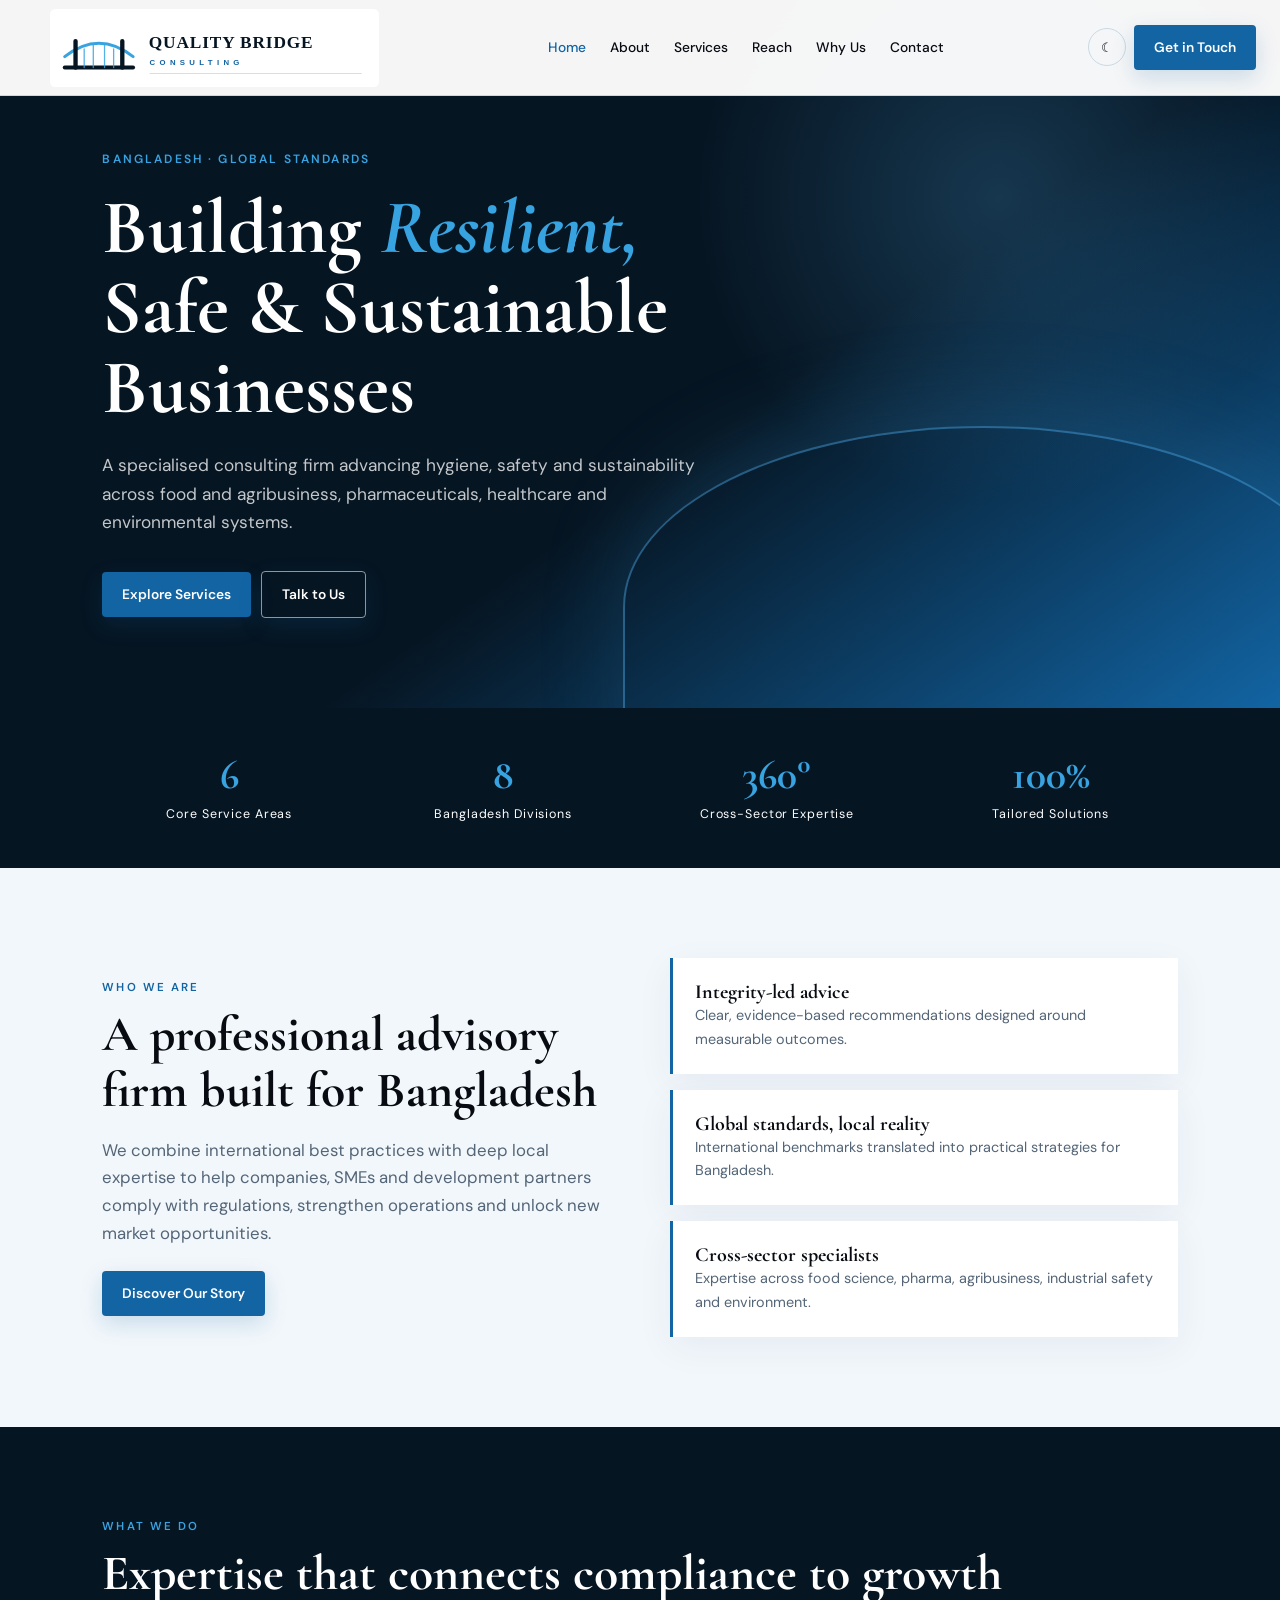
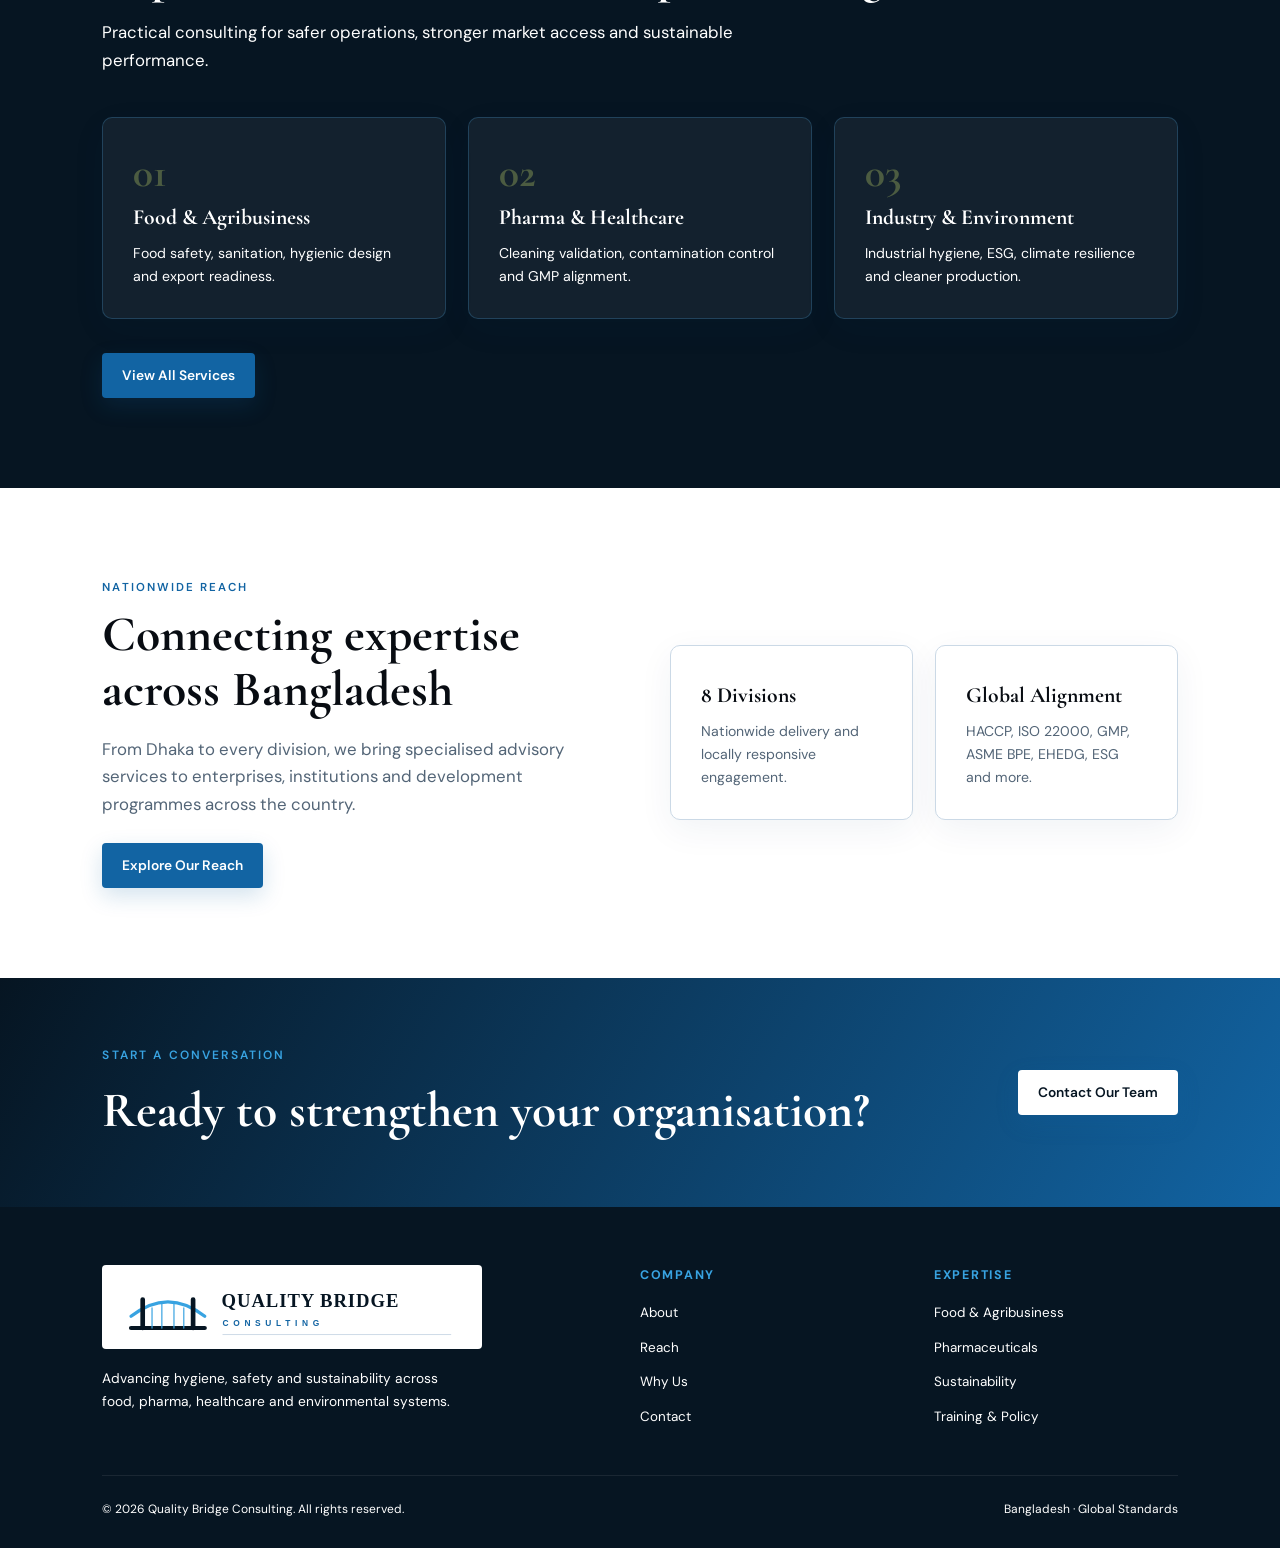
<file: index.html>
<!doctype html><html lang="en"><head><meta charset="utf-8"><meta name="viewport" content="width=device-width,initial-scale=1"><title>Home - Quality Bridge Consulting</title><meta name="description" content="Quality Bridge Consulting advances food safety, industrial hygiene, sustainability and market development across Bangladesh through globally aligned advisory services."><meta name="robots" content="index,follow,max-image-preview:large"><meta name="theme-color" content="#061522"><meta property="og:type" content="website"><meta property="og:site_name" content="Quality Bridge Consulting"><meta property="og:title" content="Home - Quality Bridge Consulting"><meta property="og:description" content="Building resilient, safe and sustainable businesses in Bangladesh and beyond."><meta name="twitter:card" content="summary_large_image"><meta name="twitter:title" content="Home - Quality Bridge Consulting"><meta name="twitter:description" content="Building resilient, safe and sustainable businesses in Bangladesh and beyond."><link rel="canonical" href="https://qualitybridgeconsultancy.com/"><meta property="og:url" content="https://qualitybridgeconsultancy.com/"><meta property="og:image" content="https://qualitybridgeconsultancy.com/assets/social-preview.png"><meta property="og:image:secure_url" content="https://qualitybridgeconsultancy.com/assets/social-preview.png"><meta property="og:image:type" content="image/png"><meta property="og:image:width" content="1736"><meta property="og:image:height" content="905"><meta property="og:image:alt" content="Quality Bridge Consulting — Building Resilient, Safe & Sustainable Businesses"><meta name="twitter:image" content="https://qualitybridgeconsultancy.com/assets/social-preview.png"><meta name="twitter:image:alt" content="Quality Bridge Consulting — Building Resilient, Safe & Sustainable Businesses"><link rel="icon" type="image/png" href="assets/qbc-logo.svg"><link rel="preconnect" href="https://fonts.googleapis.com"><link rel="preconnect" href="https://fonts.gstatic.com" crossorigin><link href="https://fonts.googleapis.com/css2?family=Cormorant+Garamond:wght@600;700&family=DM+Sans:wght@400;500;600&display=swap" rel="stylesheet"><link rel="stylesheet" href="styles.css"><script type="application/ld+json">{"@context":"https://schema.org","@type":"Organization","name":"Quality Bridge Consulting","url":"https://qualitybridgeconsultancy.com/","logo":"https://qualitybridgeconsultancy.com/assets/qbc-logo.svg","description":"A Bangladesh-focused advisory firm advancing hygiene, safety, sustainability and market development.","email":"qualitybridgeconsulting@outlook.com","telephone":"+8801766675183","areaServed":{"@type":"Country","name":"Bangladesh"},"founder":[{"@type":"Person","name":"Sharif Uddin","honorificSuffix":"PhD"},{"@type":"Person","name":"Maksudur Rahman"}],"knowsAbout":["Food safety","Industrial hygiene","Pharmaceutical compliance","Sustainability","Agribusiness","Market development"]}</script></head><body>
<a class="skip-link" href="#main">Skip to content</a><header class="site-header"><nav class="nav" aria-label="Primary navigation"><a class="brand" href="index.html" aria-label="Quality Bridge Consulting home"><span class="brand-mark" aria-hidden="true"></span><span class="brand-name">QUALITY BRIDGE<small>CONSULTING</small></span></a><ul class="nav-links"><li><a aria-current="page" href="index.html">Home</a></li><li><a href="about.html">About</a></li><li><a href="services.html">Services</a></li><li><a href="reach.html">Reach</a></li><li><a href="why-us.html">Why Us</a></li><li><a href="contact.html">Contact</a></li></ul><div class="nav-actions"><button class="theme-toggle" data-theme-toggle aria-label="Use dark theme">☾</button><button class="menu-toggle" data-menu-toggle aria-label="Open navigation" aria-expanded="false">☰</button><a class="nav-cta" href="contact.html">Get in Touch</a></div></nav></header>
<main id="main"><section class="hero"><div class="hero-inner"><div class="eyebrow">Bangladesh · Global Standards</div><h1>Building <em>Resilient,</em><br>Safe &amp; Sustainable Businesses</h1><p>A specialised consulting firm advancing hygiene, safety and sustainability across food and agribusiness, pharmaceuticals, healthcare and environmental systems.</p><a class="button" href="services.html">Explore Services</a><a class="button secondary" href="contact.html">Talk to Us</a></div></section>
<section class="stats"><div class="stats-grid"><div class="stat"><strong>6</strong><span>Core Service Areas</span></div><div class="stat"><strong>8</strong><span>Bangladesh Divisions</span></div><div class="stat"><strong>360°</strong><span>Cross-Sector Expertise</span></div><div class="stat"><strong>100%</strong><span>Tailored Solutions</span></div></div></section>
<section class="section alt"><div class="wrap grid-2"><div><span class="section-tag">Who We Are</span><h2>A professional advisory firm built for Bangladesh</h2><p class="lead">We combine international best practices with deep local expertise to help companies, SMEs and development partners comply with regulations, strengthen operations and unlock new market opportunities.</p><p style="margin-top:24px"><a class="button" href="about.html">Discover Our Story</a></p></div><div class="feature-list"><article class="feature"><h3>Integrity-led advice</h3><p>Clear, evidence-based recommendations designed around measurable outcomes.</p></article><article class="feature"><h3>Global standards, local reality</h3><p>International benchmarks translated into practical strategies for Bangladesh.</p></article><article class="feature"><h3>Cross-sector specialists</h3><p>Expertise across food science, pharma, agribusiness, industrial safety and environment.</p></article></div></div></section>
<section class="section dark"><div class="wrap"><span class="section-tag">What We Do</span><h2>Expertise that connects compliance to growth</h2><p class="lead">Practical consulting for safer operations, stronger market access and sustainable performance.</p><div class="cards"><article class="card"><div class="number">01</div><h3>Food &amp; Agribusiness</h3><p>Food safety, sanitation, hygienic design and export readiness.</p></article><article class="card"><div class="number">02</div><h3>Pharma &amp; Healthcare</h3><p>Cleaning validation, contamination control and GMP alignment.</p></article><article class="card"><div class="number">03</div><h3>Industry &amp; Environment</h3><p>Industrial hygiene, ESG, climate resilience and cleaner production.</p></article></div><p style="margin-top:34px"><a class="button" href="services.html">View All Services</a></p></div></section>
<section class="section"><div class="wrap grid-2"><div><span class="section-tag">Nationwide Reach</span><h2>Connecting expertise across Bangladesh</h2><p class="lead">From Dhaka to every division, we bring specialised advisory services to enterprises, institutions and development programmes across the country.</p><p style="margin-top:24px"><a class="button" href="reach.html">Explore Our Reach</a></p></div><div class="cards" style="grid-template-columns:1fr 1fr;margin:0"><div class="card"><h3>8 Divisions</h3><p>Nationwide delivery and locally responsive engagement.</p></div><div class="card"><h3>Global Alignment</h3><p>HACCP, ISO 22000, GMP, ASME BPE, EHEDG, ESG and more.</p></div></div></div></section>
<section class="cta-band"><div class="cta-inner"><div><div class="eyebrow">Start a Conversation</div><h2>Ready to strengthen your organisation?</h2></div><a class="button" href="contact.html">Contact Our Team</a></div></section></main>
<footer class="site-footer"><div class="footer-grid"><div><a class="brand" href="index.html"><span class="brand-mark"></span><span class="brand-name" style="color:#fff">QUALITY BRIDGE<small>CONSULTING</small></span></a><p class="footer-about">Advancing hygiene, safety and sustainability across food, pharma, healthcare and environmental systems.</p></div><div><h3>Company</h3><ul><li><a href="about.html">About</a></li><li><a href="reach.html">Reach</a></li><li><a href="why-us.html">Why Us</a></li><li><a href="contact.html">Contact</a></li></ul></div><div><h3>Expertise</h3><ul><li><a href="services.html">Food &amp; Agribusiness</a></li><li><a href="services.html">Pharmaceuticals</a></li><li><a href="services.html">Sustainability</a></li><li><a href="services.html">Training &amp; Policy</a></li></ul></div></div><div class="footer-bottom"><span>© 2026 Quality Bridge Consulting. All rights reserved.</span><span>Bangladesh · Global Standards</span></div></footer><script src="script.js" defer></script></body></html>
</file>
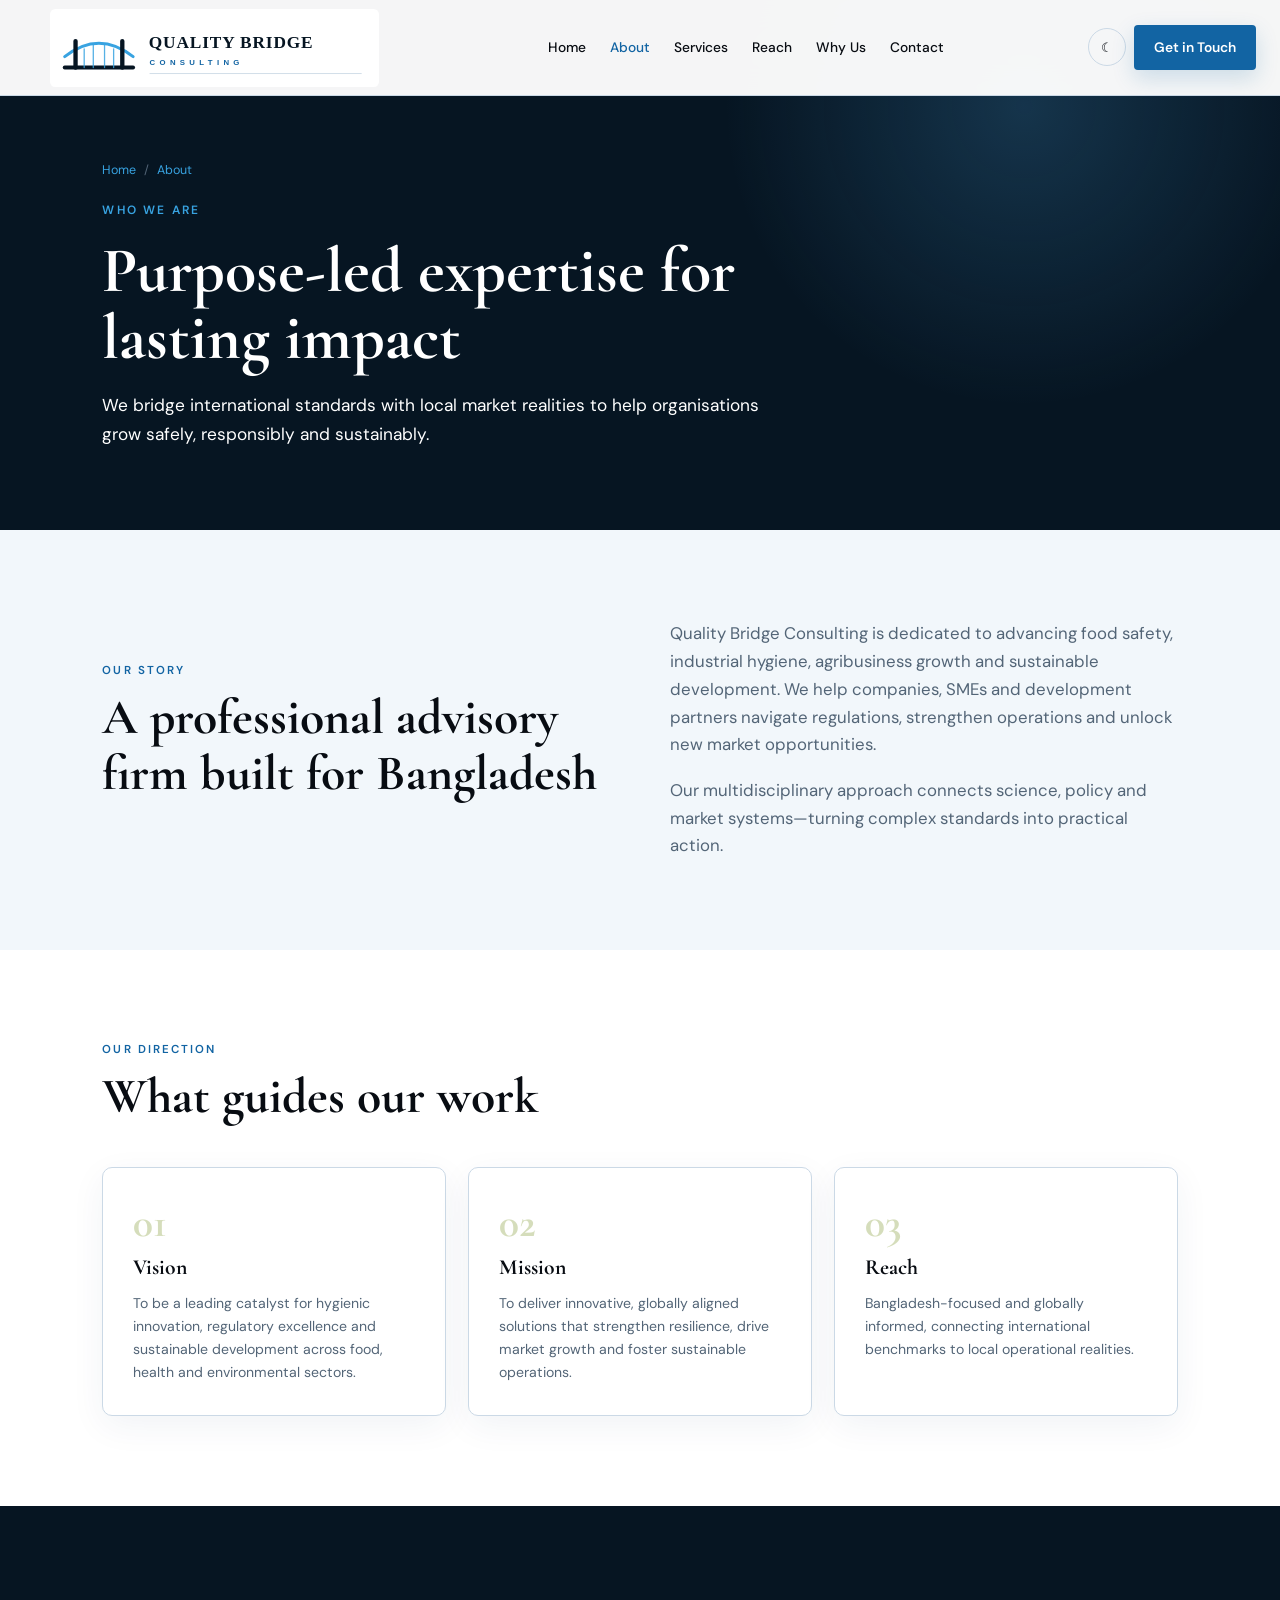
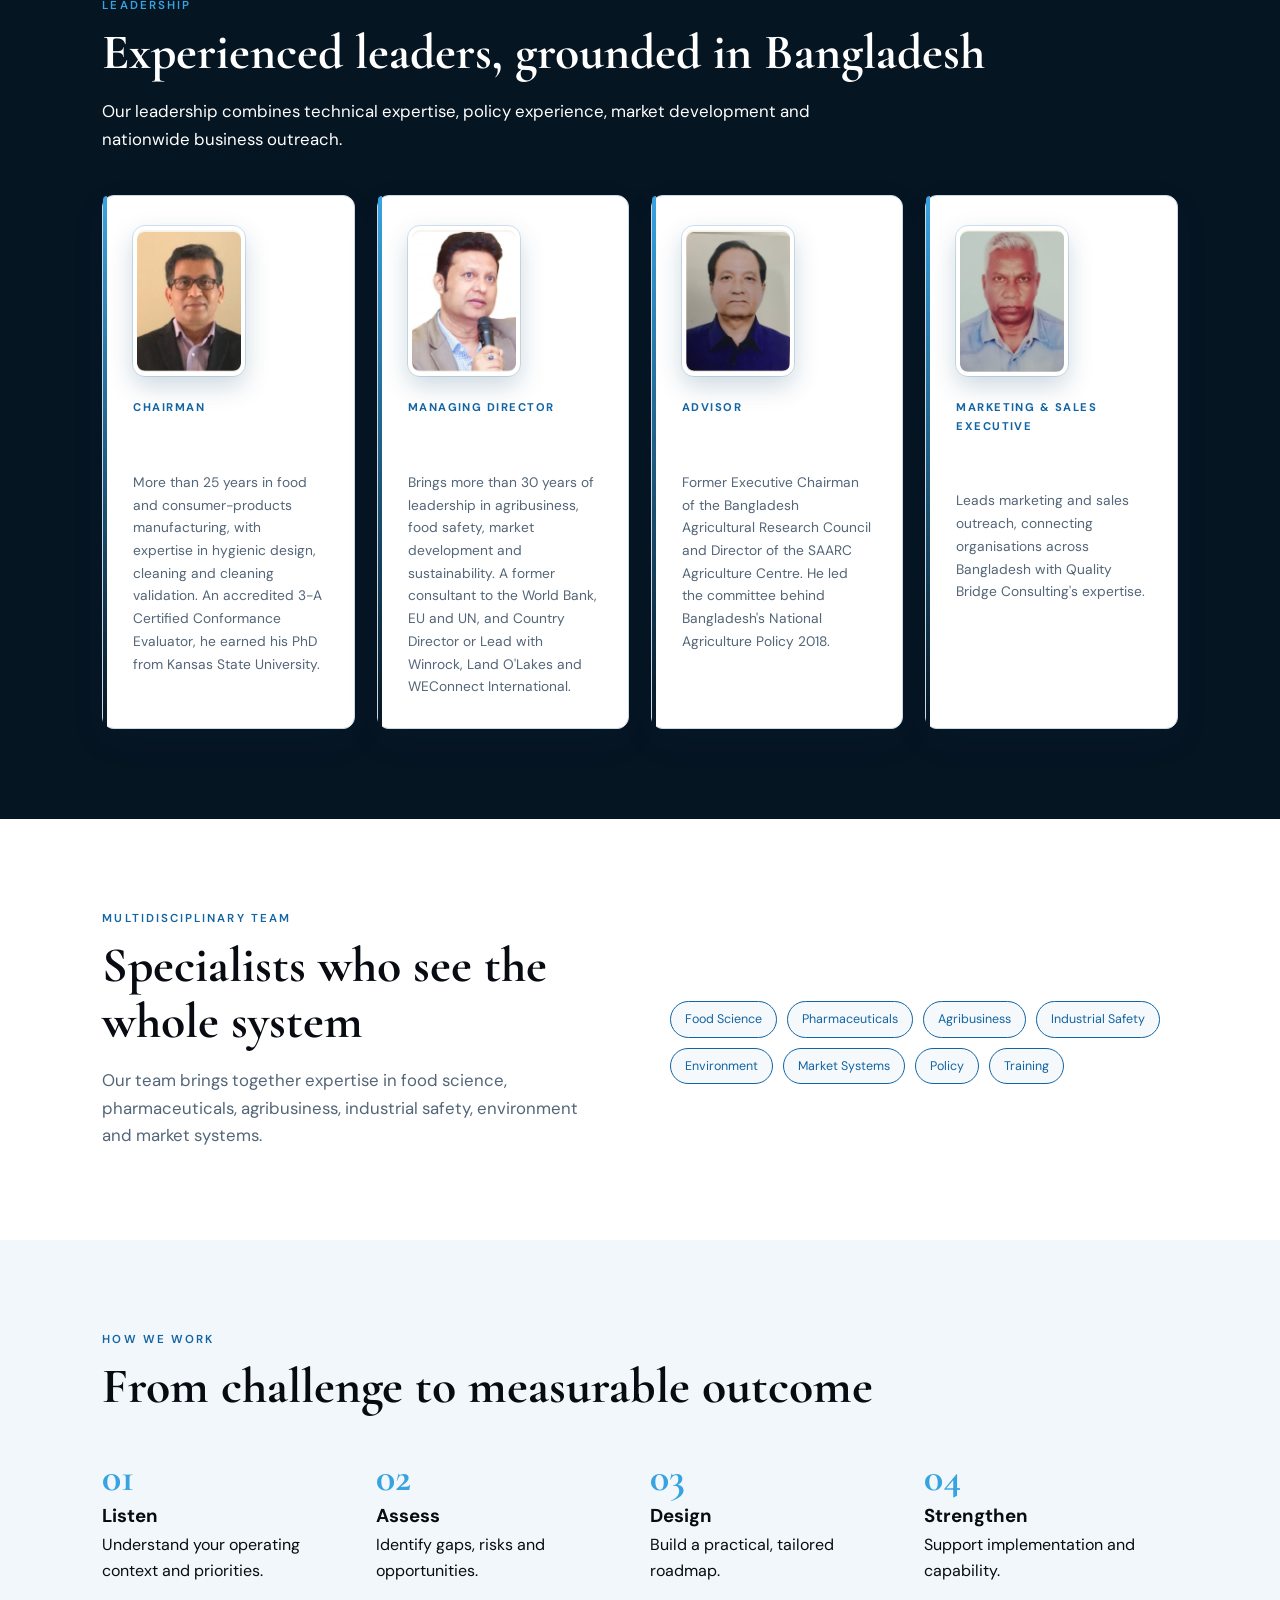
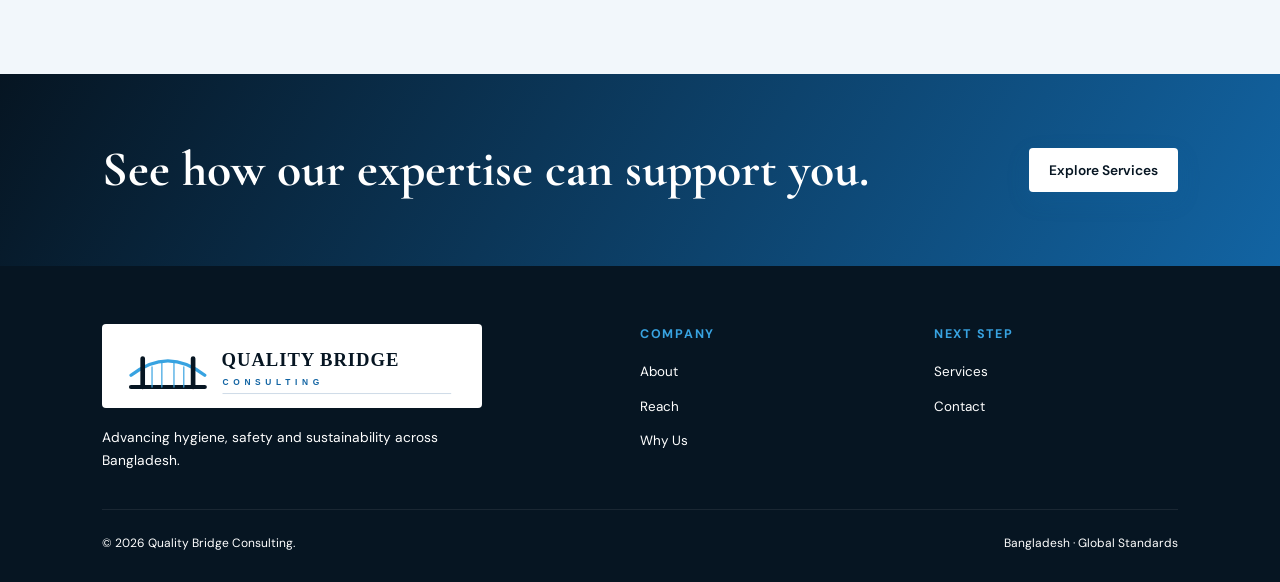
<file: about.html>
<!doctype html><html lang="en"><head><meta charset="utf-8"><meta name="viewport" content="width=device-width,initial-scale=1"><title>About - Quality Bridge Consulting</title><meta name="description" content="Learn about Quality Bridge Consulting, our mission, vision and multidisciplinary team supporting safer, stronger and more sustainable organisations in Bangladesh."><meta name="robots" content="index,follow,max-image-preview:large"><meta name="theme-color" content="#061522"><meta property="og:type" content="website"><meta property="og:site_name" content="Quality Bridge Consulting"><meta property="og:title" content="About - Quality Bridge Consulting"><meta property="og:description" content="Global best practices and deep local expertise for Bangladesh."><meta name="twitter:card" content="summary_large_image"><meta name="twitter:title" content="About - Quality Bridge Consulting"><meta name="twitter:description" content="Global best practices and deep local expertise for Bangladesh."><link rel="canonical" href="https://qualitybridgeconsultancy.com/about.html"><meta property="og:url" content="https://qualitybridgeconsultancy.com/about.html"><meta property="og:image" content="https://qualitybridgeconsultancy.com/assets/social-preview.png"><meta property="og:image:secure_url" content="https://qualitybridgeconsultancy.com/assets/social-preview.png"><meta property="og:image:type" content="image/png"><meta property="og:image:width" content="1736"><meta property="og:image:height" content="905"><meta property="og:image:alt" content="Quality Bridge Consulting — Building Resilient, Safe & Sustainable Businesses"><meta name="twitter:image" content="https://qualitybridgeconsultancy.com/assets/social-preview.png"><meta name="twitter:image:alt" content="Quality Bridge Consulting — Building Resilient, Safe & Sustainable Businesses"><link rel="icon" type="image/png" href="assets/qbc-logo.svg"><link rel="preconnect" href="https://fonts.googleapis.com"><link rel="preconnect" href="https://fonts.gstatic.com" crossorigin><link href="https://fonts.googleapis.com/css2?family=Cormorant+Garamond:wght@600;700&family=DM+Sans:wght@400;500;600&display=swap" rel="stylesheet"><link rel="stylesheet" href="styles.css"><script type="application/ld+json">{"@context":"https://schema.org","@type":"AboutPage","name":"About Quality Bridge Consulting","about":{"@type":"Organization","name":"Quality Bridge Consulting","areaServed":"Bangladesh"}}</script></head><body>
<a class="skip-link" href="#main">Skip to content</a><header class="site-header"><nav class="nav" aria-label="Primary navigation"><a class="brand" href="index.html"><span class="brand-mark"></span><span class="brand-name">QUALITY BRIDGE<small>CONSULTING</small></span></a><ul class="nav-links"><li><a href="index.html">Home</a></li><li><a aria-current="page" href="about.html">About</a></li><li><a href="services.html">Services</a></li><li><a href="reach.html">Reach</a></li><li><a href="why-us.html">Why Us</a></li><li><a href="contact.html">Contact</a></li></ul><div class="nav-actions"><button class="theme-toggle" data-theme-toggle aria-label="Use dark theme">☾</button><button class="menu-toggle" data-menu-toggle aria-label="Open navigation" aria-expanded="false">☰</button><a class="nav-cta" href="contact.html">Get in Touch</a></div></nav></header>
<main id="main"><section class="page-hero"><div class="wrap"><div class="breadcrumbs"><a href="index.html">Home</a><span>/</span>About</div><div class="eyebrow">Who We Are</div><h1>Purpose-led expertise for lasting impact</h1><p>We bridge international standards with local market realities to help organisations grow safely, responsibly and sustainably.</p></div></section>
<section class="section alt"><div class="wrap grid-2"><div><span class="section-tag">Our Story</span><h2>A professional advisory firm built for Bangladesh</h2></div><div><p class="lead">Quality Bridge Consulting is dedicated to advancing food safety, industrial hygiene, agribusiness growth and sustainable development. We help companies, SMEs and development partners navigate regulations, strengthen operations and unlock new market opportunities.</p><p class="lead" style="margin-top:18px">Our multidisciplinary approach connects science, policy and market systems—turning complex standards into practical action.</p></div></div></section>
<section class="section"><div class="wrap"><span class="section-tag">Our Direction</span><h2>What guides our work</h2><div class="cards"><article class="card"><div class="number">01</div><h3>Vision</h3><p>To be a leading catalyst for hygienic innovation, regulatory excellence and sustainable development across food, health and environmental sectors.</p></article><article class="card"><div class="number">02</div><h3>Mission</h3><p>To deliver innovative, globally aligned solutions that strengthen resilience, drive market growth and foster sustainable operations.</p></article><article class="card"><div class="number">03</div><h3>Reach</h3><p>Bangladesh-focused and globally informed, connecting international benchmarks to local operational realities.</p></article></div></div></section>
<section class="section dark"><div class="wrap"><span class="section-tag">Leadership</span><h2>Experienced leaders, grounded in Bangladesh</h2><p class="lead">Our leadership combines technical expertise, policy experience, market development and nationwide business outreach.</p><div class="leadership-grid"><article class="leader-card"><img class="leader-photo" src="assets/leadership/sharif-uddin.png" alt="Sharif Uddin, PhD, Chairman of Quality Bridge Consulting" width="112" height="150" loading="lazy"><span class="leader-role">Chairman</span><h3>Sharif Uddin, PhD</h3><p>More than 25 years in food and consumer-products manufacturing, with expertise in hygienic design, cleaning and cleaning validation. An accredited 3-A Certified Conformance Evaluator, he earned his PhD from Kansas State University.</p></article><article class="leader-card"><img class="leader-photo" src="assets/leadership/maksudur-rahman.png" alt="Maksudur Rahman, Managing Director of Quality Bridge Consulting" width="112" height="150" loading="lazy"><span class="leader-role">Managing Director</span><h3>Maksudur Rahman</h3><p>Brings more than 30 years of leadership in agribusiness, food safety, market development and sustainability. A former consultant to the World Bank, EU and UN, and Country Director or Lead with Winrock, Land O'Lakes and WEConnect International.</p></article><article class="leader-card"><img class="leader-photo" src="assets/leadership/wais-kabir.png" alt="Wais Kabir, PhD, Advisor to Quality Bridge Consulting" width="112" height="150" loading="lazy"><span class="leader-role">Advisor</span><h3>Wais Kabir, PhD</h3><p>Former Executive Chairman of the Bangladesh Agricultural Research Council and Director of the SAARC Agriculture Centre. He led the committee behind Bangladesh's National Agriculture Policy 2018.</p></article><article class="leader-card"><img class="leader-photo" src="assets/leadership/gabriel-das-gupta.png" alt="Gabriel Das Gupta, Marketing and Sales Executive at Quality Bridge Consulting" width="112" height="150" loading="lazy"><span class="leader-role">Marketing &amp; Sales Executive</span><h3>Gabriel Das Gupta</h3><p>Leads marketing and sales outreach, connecting organisations across Bangladesh with Quality Bridge Consulting's expertise.</p></article></div></div></section>
<section class="section"><div class="wrap grid-2"><div><span class="section-tag">Multidisciplinary Team</span><h2>Specialists who see the whole system</h2><p class="lead">Our team brings together expertise in food science, pharmaceuticals, agribusiness, industrial safety, environment and market systems.</p></div><div class="badge-list"><span class="badge">Food Science</span><span class="badge">Pharmaceuticals</span><span class="badge">Agribusiness</span><span class="badge">Industrial Safety</span><span class="badge">Environment</span><span class="badge">Market Systems</span><span class="badge">Policy</span><span class="badge">Training</span></div></div></section>
<section class="section alt"><div class="wrap"><span class="section-tag">How We Work</span><h2>From challenge to measurable outcome</h2><div class="process"><article><h3>Listen</h3><p>Understand your operating context and priorities.</p></article><article><h3>Assess</h3><p>Identify gaps, risks and opportunities.</p></article><article><h3>Design</h3><p>Build a practical, tailored roadmap.</p></article><article><h3>Strengthen</h3><p>Support implementation and capability.</p></article></div></div></section><section class="cta-band"><div class="cta-inner"><h2>See how our expertise can support you.</h2><a class="button" href="services.html">Explore Services</a></div></section></main>
<footer class="site-footer"><div class="footer-grid"><div><a class="brand" href="index.html"><span class="brand-mark"></span><span class="brand-name" style="color:#fff">QUALITY BRIDGE<small>CONSULTING</small></span></a><p class="footer-about">Advancing hygiene, safety and sustainability across Bangladesh.</p></div><div><h3>Company</h3><ul><li><a href="about.html">About</a></li><li><a href="reach.html">Reach</a></li><li><a href="why-us.html">Why Us</a></li></ul></div><div><h3>Next Step</h3><ul><li><a href="services.html">Services</a></li><li><a href="contact.html">Contact</a></li></ul></div></div><div class="footer-bottom"><span>© 2026 Quality Bridge Consulting.</span><span>Bangladesh · Global Standards</span></div></footer><script src="script.js" defer></script></body></html>
</file>
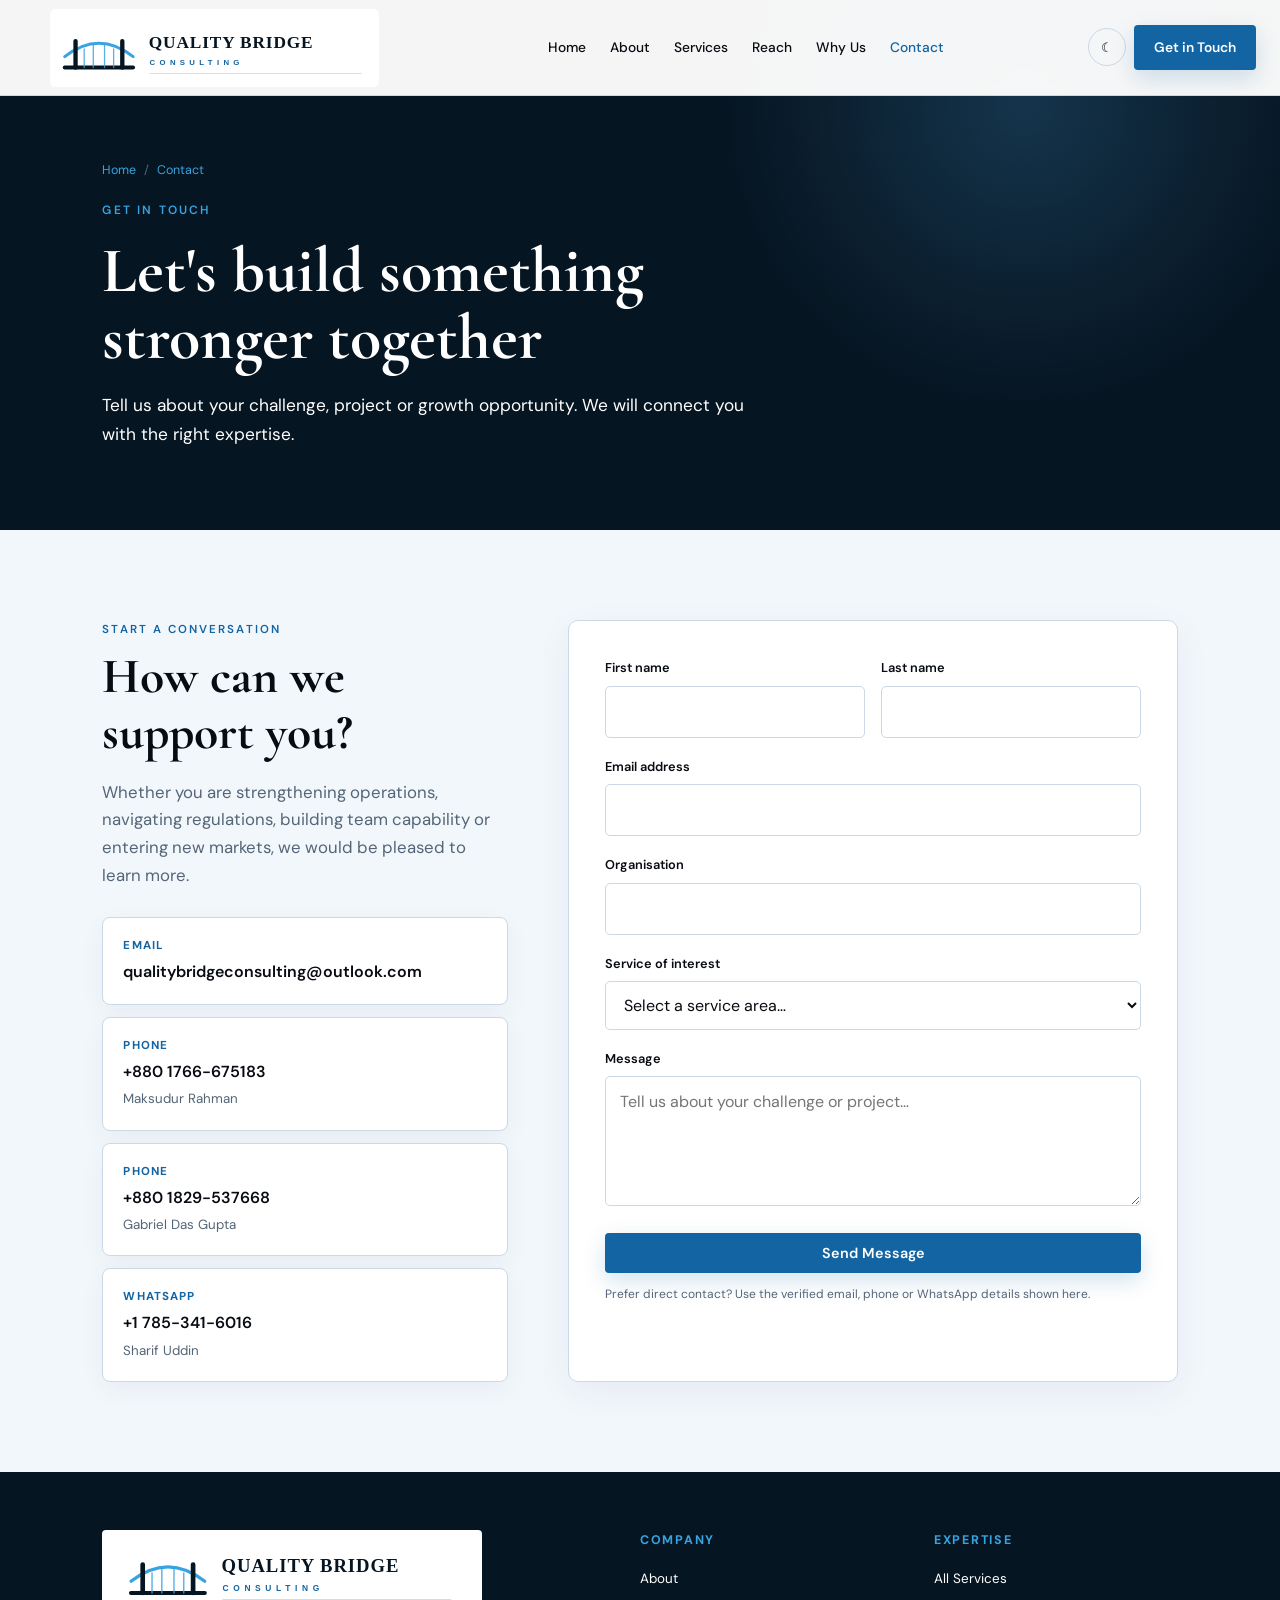
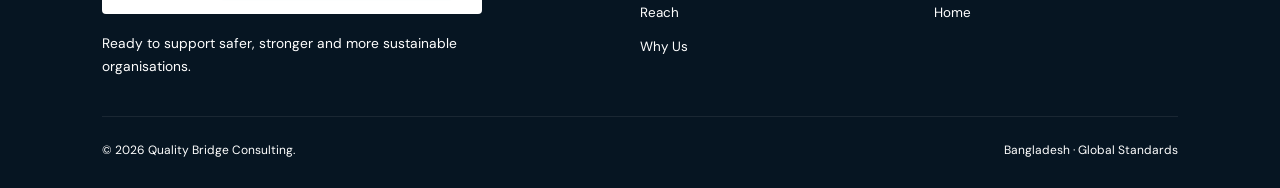
<file: contact.html>
<!doctype html><html lang="en"><head><meta charset="utf-8"><meta name="viewport" content="width=device-width,initial-scale=1"><title>Contact - Quality Bridge Consulting</title><meta name="description" content="Contact Quality Bridge Consulting to discuss food safety, industrial hygiene, sustainability, market development, training or regulatory advisory needs."><meta name="robots" content="index,follow,max-image-preview:large"><meta name="theme-color" content="#061522"><meta property="og:type" content="website"><meta property="og:site_name" content="Quality Bridge Consulting"><meta property="og:title" content="Contact - Quality Bridge Consulting"><meta property="og:description" content="Start a conversation about your organisation's next challenge."><meta name="twitter:card" content="summary_large_image"><meta name="twitter:title" content="Contact - Quality Bridge Consulting"><meta name="twitter:description" content="Start a conversation about your organisation's next challenge."><link rel="canonical" href="https://qualitybridgeconsultancy.com/contact.html"><meta property="og:url" content="https://qualitybridgeconsultancy.com/contact.html"><meta property="og:image" content="https://qualitybridgeconsultancy.com/assets/social-preview.png"><meta property="og:image:secure_url" content="https://qualitybridgeconsultancy.com/assets/social-preview.png"><meta property="og:image:type" content="image/png"><meta property="og:image:width" content="1736"><meta property="og:image:height" content="905"><meta property="og:image:alt" content="Quality Bridge Consulting — Building Resilient, Safe & Sustainable Businesses"><meta name="twitter:image" content="https://qualitybridgeconsultancy.com/assets/social-preview.png"><meta name="twitter:image:alt" content="Quality Bridge Consulting — Building Resilient, Safe & Sustainable Businesses"><link rel="icon" type="image/png" href="assets/qbc-logo.svg"><link rel="preconnect" href="https://fonts.googleapis.com"><link rel="preconnect" href="https://fonts.gstatic.com" crossorigin><link href="https://fonts.googleapis.com/css2?family=Cormorant+Garamond:wght@600;700&family=DM+Sans:wght@400;500;600&display=swap" rel="stylesheet"><link rel="stylesheet" href="styles.css"><script type="application/ld+json">{"@context":"https://schema.org","@type":"ContactPage","name":"Contact Quality Bridge Consulting","about":{"@type":"Organization","name":"Quality Bridge Consulting","url":"https://qualitybridgeconsultancy.com/","email":"qualitybridgeconsulting@outlook.com","telephone":"+8801766675183","areaServed":"Bangladesh"}}</script></head><body>
<a class="skip-link" href="#main">Skip to content</a><header class="site-header"><nav class="nav"><a class="brand" href="index.html"><span class="brand-mark"></span><span class="brand-name">QUALITY BRIDGE<small>CONSULTING</small></span></a><ul class="nav-links"><li><a href="index.html">Home</a></li><li><a href="about.html">About</a></li><li><a href="services.html">Services</a></li><li><a href="reach.html">Reach</a></li><li><a href="why-us.html">Why Us</a></li><li><a aria-current="page" href="contact.html">Contact</a></li></ul><div class="nav-actions"><button class="theme-toggle" data-theme-toggle aria-label="Use dark theme">☾</button><button class="menu-toggle" data-menu-toggle aria-label="Open navigation" aria-expanded="false">☰</button><a class="nav-cta" href="contact.html">Get in Touch</a></div></nav></header>
<main id="main"><section class="page-hero"><div class="wrap"><div class="breadcrumbs"><a href="index.html">Home</a><span>/</span>Contact</div><div class="eyebrow">Get in Touch</div><h1>Let's build something stronger together</h1><p>Tell us about your challenge, project or growth opportunity. We will connect you with the right expertise.</p></div></section>
<section class="section alt"><div class="wrap contact-grid"><div><span class="section-tag">Start a Conversation</span><h2>How can we support you?</h2><p class="lead">Whether you are strengthening operations, navigating regulations, building team capability or entering new markets, we would be pleased to learn more.</p><div class="contact-methods"><a class="contact-method" href="mailto:qualitybridgeconsulting@outlook.com"><strong>Email</strong><span>qualitybridgeconsulting@outlook.com</span></a><a class="contact-method" href="tel:+8801766675183"><strong>Phone</strong><span>+880 1766-675183</span><small>Maksudur Rahman</small></a><a class="contact-method" href="tel:+8801829537668"><strong>Phone</strong><span>+880 1829-537668</span><small>Gabriel Das Gupta</small></a><a class="contact-method" href="https://wa.me/17853416016" rel="noopener"><strong>WhatsApp</strong><span>+1 785-341-6016</span><small>Sharif Uddin</small></a></div></div><form class="contact-card" data-contact-form><div class="form-row"><div class="field"><label for="first-name">First name</label><input id="first-name" name="firstName" autocomplete="given-name" required></div><div class="field"><label for="last-name">Last name</label><input id="last-name" name="lastName" autocomplete="family-name" required></div></div><div class="field"><label for="email">Email address</label><input id="email" name="email" type="email" autocomplete="email" required></div><div class="field"><label for="organisation">Organisation</label><input id="organisation" name="organisation" autocomplete="organization"></div><div class="field"><label for="service">Service of interest</label><select id="service" name="service"><option value="">Select a service area…</option><option>Food &amp; Agribusiness Consulting</option><option>Pharmaceutical &amp; Healthcare Solutions</option><option>Chemical &amp; Industrial Hygiene</option><option>Environment &amp; Sustainability</option><option>Business &amp; Market Development</option><option>Policy, Training &amp; Capacity Building</option><option>Multiple / Not sure</option></select></div><div class="field"><label for="message">Message</label><textarea id="message" name="message" placeholder="Tell us about your challenge or project…" required></textarea></div><button class="button submit" type="submit">Send Message</button><p class="form-note" data-form-status aria-live="polite">Prefer direct contact? Use the verified email, phone or WhatsApp details shown here.</p></form></div></section></main>
<footer class="site-footer"><div class="footer-grid"><div><a class="brand" href="index.html"><span class="brand-mark"></span><span class="brand-name" style="color:#fff">QUALITY BRIDGE<small>CONSULTING</small></span></a><p class="footer-about">Ready to support safer, stronger and more sustainable organisations.</p></div><div><h3>Company</h3><ul><li><a href="about.html">About</a></li><li><a href="reach.html">Reach</a></li><li><a href="why-us.html">Why Us</a></li></ul></div><div><h3>Expertise</h3><ul><li><a href="services.html">All Services</a></li><li><a href="index.html">Home</a></li></ul></div></div><div class="footer-bottom"><span>© 2026 Quality Bridge Consulting.</span><span>Bangladesh · Global Standards</span></div></footer><script src="script.js" defer></script></body></html>
</file>
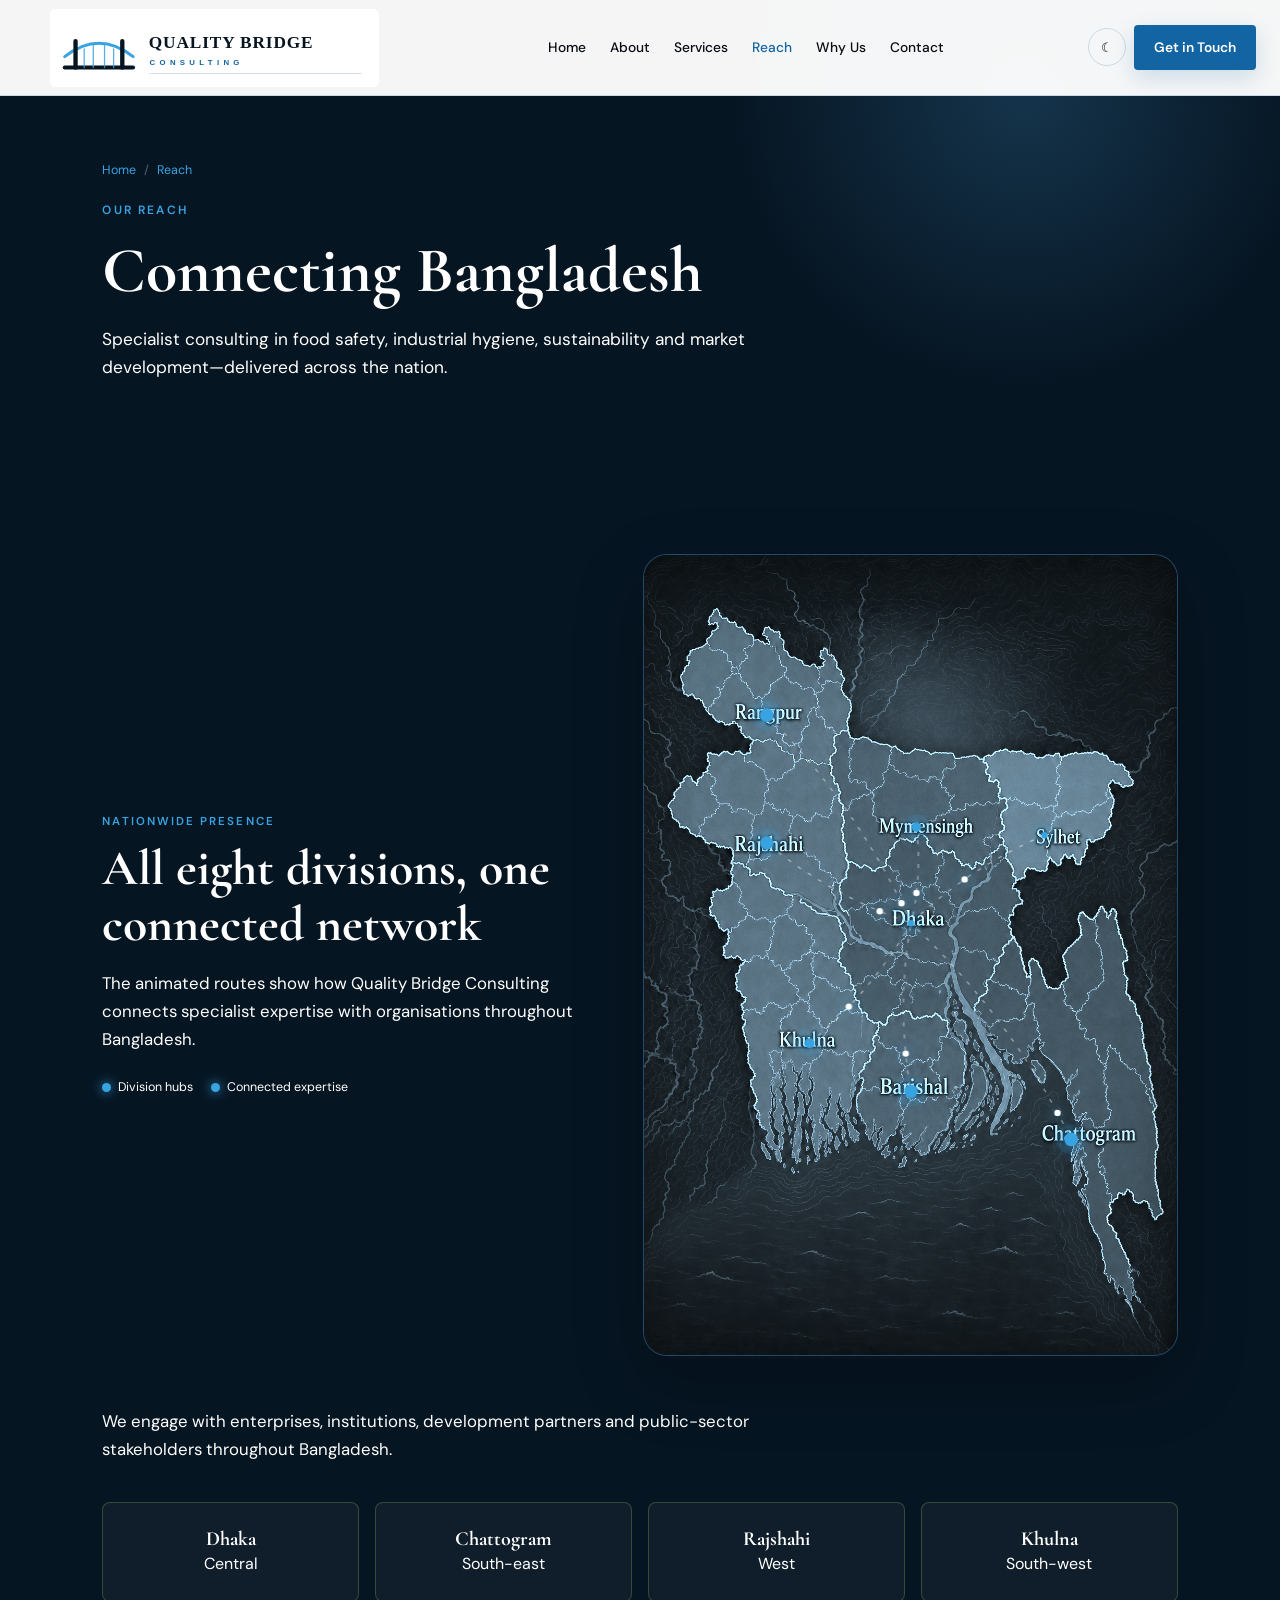
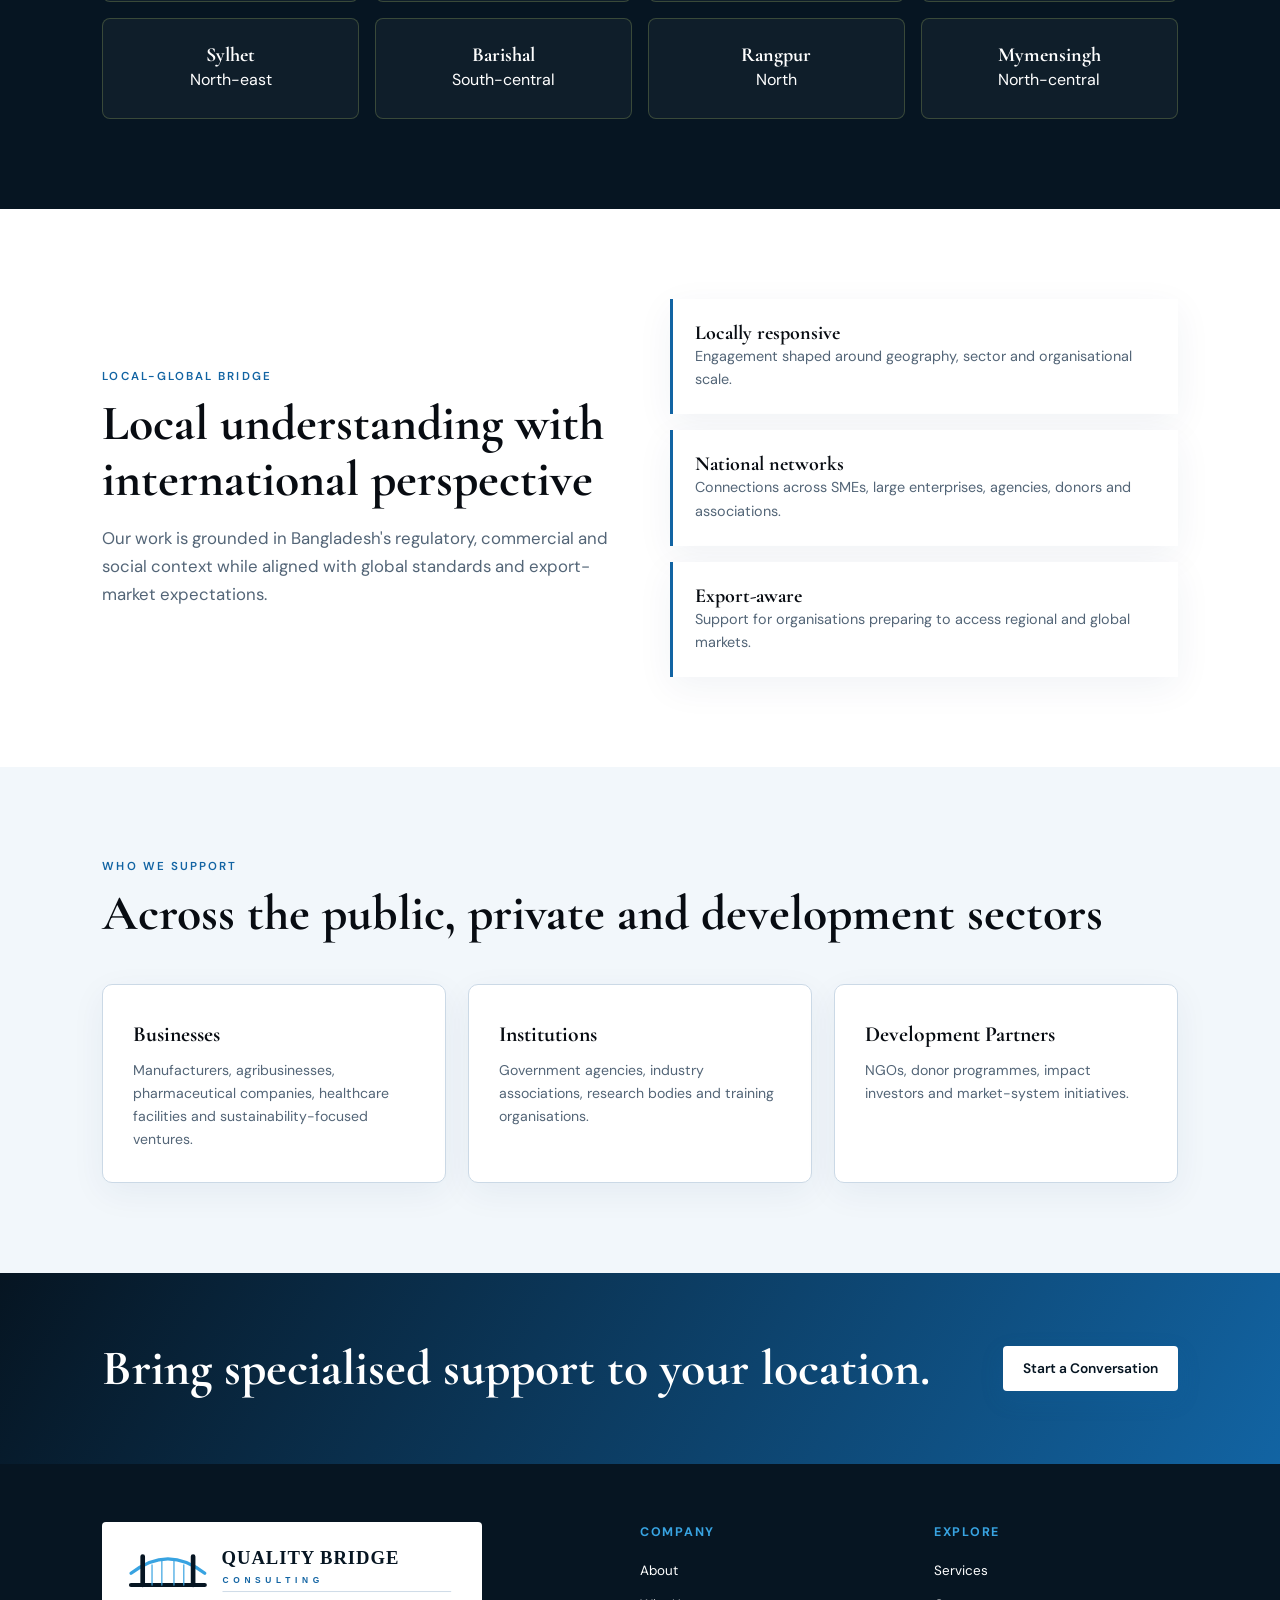
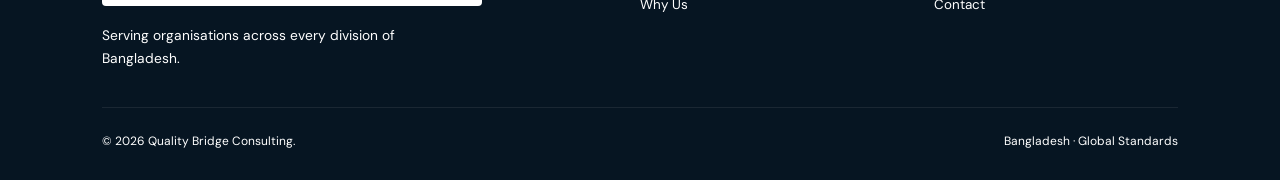
<file: reach.html>
<!doctype html><html lang="en"><head><meta charset="utf-8"><meta name="viewport" content="width=device-width,initial-scale=1"><title>Reach - Quality Bridge Consulting</title><meta name="description" content="Quality Bridge Consulting serves organisations across all eight divisions of Bangladesh with locally responsive, globally aligned advisory services."><meta name="robots" content="index,follow,max-image-preview:large"><meta name="theme-color" content="#061522"><meta property="og:type" content="website"><meta property="og:site_name" content="Quality Bridge Consulting"><meta property="og:title" content="Reach - Quality Bridge Consulting"><meta property="og:description" content="Nationwide consulting reach across all eight divisions of Bangladesh."><meta name="twitter:card" content="summary_large_image"><meta name="twitter:title" content="Reach - Quality Bridge Consulting"><meta name="twitter:description" content="Nationwide consulting reach across all eight divisions of Bangladesh."><link rel="canonical" href="https://qualitybridgeconsultancy.com/reach.html"><meta property="og:url" content="https://qualitybridgeconsultancy.com/reach.html"><meta property="og:image" content="https://qualitybridgeconsultancy.com/assets/social-preview.png"><meta property="og:image:secure_url" content="https://qualitybridgeconsultancy.com/assets/social-preview.png"><meta property="og:image:type" content="image/png"><meta property="og:image:width" content="1736"><meta property="og:image:height" content="905"><meta property="og:image:alt" content="Quality Bridge Consulting — Building Resilient, Safe & Sustainable Businesses"><meta name="twitter:image" content="https://qualitybridgeconsultancy.com/assets/social-preview.png"><meta name="twitter:image:alt" content="Quality Bridge Consulting — Building Resilient, Safe & Sustainable Businesses"><link rel="icon" type="image/png" href="assets/qbc-logo.svg"><link rel="preconnect" href="https://fonts.googleapis.com"><link rel="preconnect" href="https://fonts.gstatic.com" crossorigin><link href="https://fonts.googleapis.com/css2?family=Cormorant+Garamond:wght@600;700&family=DM+Sans:wght@400;500;600&display=swap" rel="stylesheet"><link rel="stylesheet" href="styles.css"><script type="application/ld+json">{"@context":"https://schema.org","@type":"Service","name":"Nationwide consulting services","provider":{"@type":"Organization","name":"Quality Bridge Consulting"},"areaServed":{"@type":"Country","name":"Bangladesh"}}</script></head><body>
<a class="skip-link" href="#main">Skip to content</a><header class="site-header"><nav class="nav"><a class="brand" href="index.html"><span class="brand-mark"></span><span class="brand-name">QUALITY BRIDGE<small>CONSULTING</small></span></a><ul class="nav-links"><li><a href="index.html">Home</a></li><li><a href="about.html">About</a></li><li><a href="services.html">Services</a></li><li><a aria-current="page" href="reach.html">Reach</a></li><li><a href="why-us.html">Why Us</a></li><li><a href="contact.html">Contact</a></li></ul><div class="nav-actions"><button class="theme-toggle" data-theme-toggle aria-label="Use dark theme">☾</button><button class="menu-toggle" data-menu-toggle aria-label="Open navigation" aria-expanded="false">☰</button><a class="nav-cta" href="contact.html">Get in Touch</a></div></nav></header>
<main id="main"><section class="page-hero"><div class="wrap"><div class="breadcrumbs"><a href="index.html">Home</a><span>/</span>Reach</div><div class="eyebrow">Our Reach</div><h1>Connecting Bangladesh</h1><p>Specialist consulting in food safety, industrial hygiene, sustainability and market development—delivered across the nation.</p></div></section>
<section class="section dark"><div class="wrap"><div class="reach-visual"><div><span class="section-tag">Nationwide Presence</span><h2>All eight divisions, one connected network</h2><p class="lead">The animated routes show how Quality Bridge Consulting connects specialist expertise with organisations throughout Bangladesh.</p><div class="map-key"><span><i></i>Division hubs</span><span><i></i>Connected expertise</span></div></div><figure class="map-stage"><img class="map-art" src="assets/bangladesh-divisions-map.png" alt="Map of Bangladesh labelled with Barishal, Chattogram, Dhaka, Khulna, Mymensingh, Rajshahi, Rangpur and Sylhet divisions"><canvas id="bdMapCanvas" aria-hidden="true"></canvas></figure></div><p class="lead" style="margin-top:52px">We engage with enterprises, institutions, development partners and public-sector stakeholders throughout Bangladesh.</p><div class="division-grid"><div class="division"><strong>Dhaka</strong><span>Central</span></div><div class="division"><strong>Chattogram</strong><span>South-east</span></div><div class="division"><strong>Rajshahi</strong><span>West</span></div><div class="division"><strong>Khulna</strong><span>South-west</span></div><div class="division"><strong>Sylhet</strong><span>North-east</span></div><div class="division"><strong>Barishal</strong><span>South-central</span></div><div class="division"><strong>Rangpur</strong><span>North</span></div><div class="division"><strong>Mymensingh</strong><span>North-central</span></div></div></div></section>
<section class="section"><div class="wrap grid-2"><div><span class="section-tag">Local-Global Bridge</span><h2>Local understanding with international perspective</h2><p class="lead">Our work is grounded in Bangladesh's regulatory, commercial and social context while aligned with global standards and export-market expectations.</p></div><div class="feature-list"><article class="feature"><h3>Locally responsive</h3><p>Engagement shaped around geography, sector and organisational scale.</p></article><article class="feature"><h3>National networks</h3><p>Connections across SMEs, large enterprises, agencies, donors and associations.</p></article><article class="feature"><h3>Export-aware</h3><p>Support for organisations preparing to access regional and global markets.</p></article></div></div></section>
<section class="section alt"><div class="wrap"><span class="section-tag">Who We Support</span><h2>Across the public, private and development sectors</h2><div class="cards"><article class="card"><h3>Businesses</h3><p>Manufacturers, agribusinesses, pharmaceutical companies, healthcare facilities and sustainability-focused ventures.</p></article><article class="card"><h3>Institutions</h3><p>Government agencies, industry associations, research bodies and training organisations.</p></article><article class="card"><h3>Development Partners</h3><p>NGOs, donor programmes, impact investors and market-system initiatives.</p></article></div></div></section><section class="cta-band"><div class="cta-inner"><h2>Bring specialised support to your location.</h2><a class="button" href="contact.html">Start a Conversation</a></div></section></main>
<footer class="site-footer"><div class="footer-grid"><div><a class="brand" href="index.html"><span class="brand-mark"></span><span class="brand-name" style="color:#fff">QUALITY BRIDGE<small>CONSULTING</small></span></a><p class="footer-about">Serving organisations across every division of Bangladesh.</p></div><div><h3>Company</h3><ul><li><a href="about.html">About</a></li><li><a href="why-us.html">Why Us</a></li></ul></div><div><h3>Explore</h3><ul><li><a href="services.html">Services</a></li><li><a href="contact.html">Contact</a></li></ul></div></div><div class="footer-bottom"><span>© 2026 Quality Bridge Consulting.</span><span>Bangladesh · Global Standards</span></div></footer><script src="script.js" defer></script></body></html>
</file>
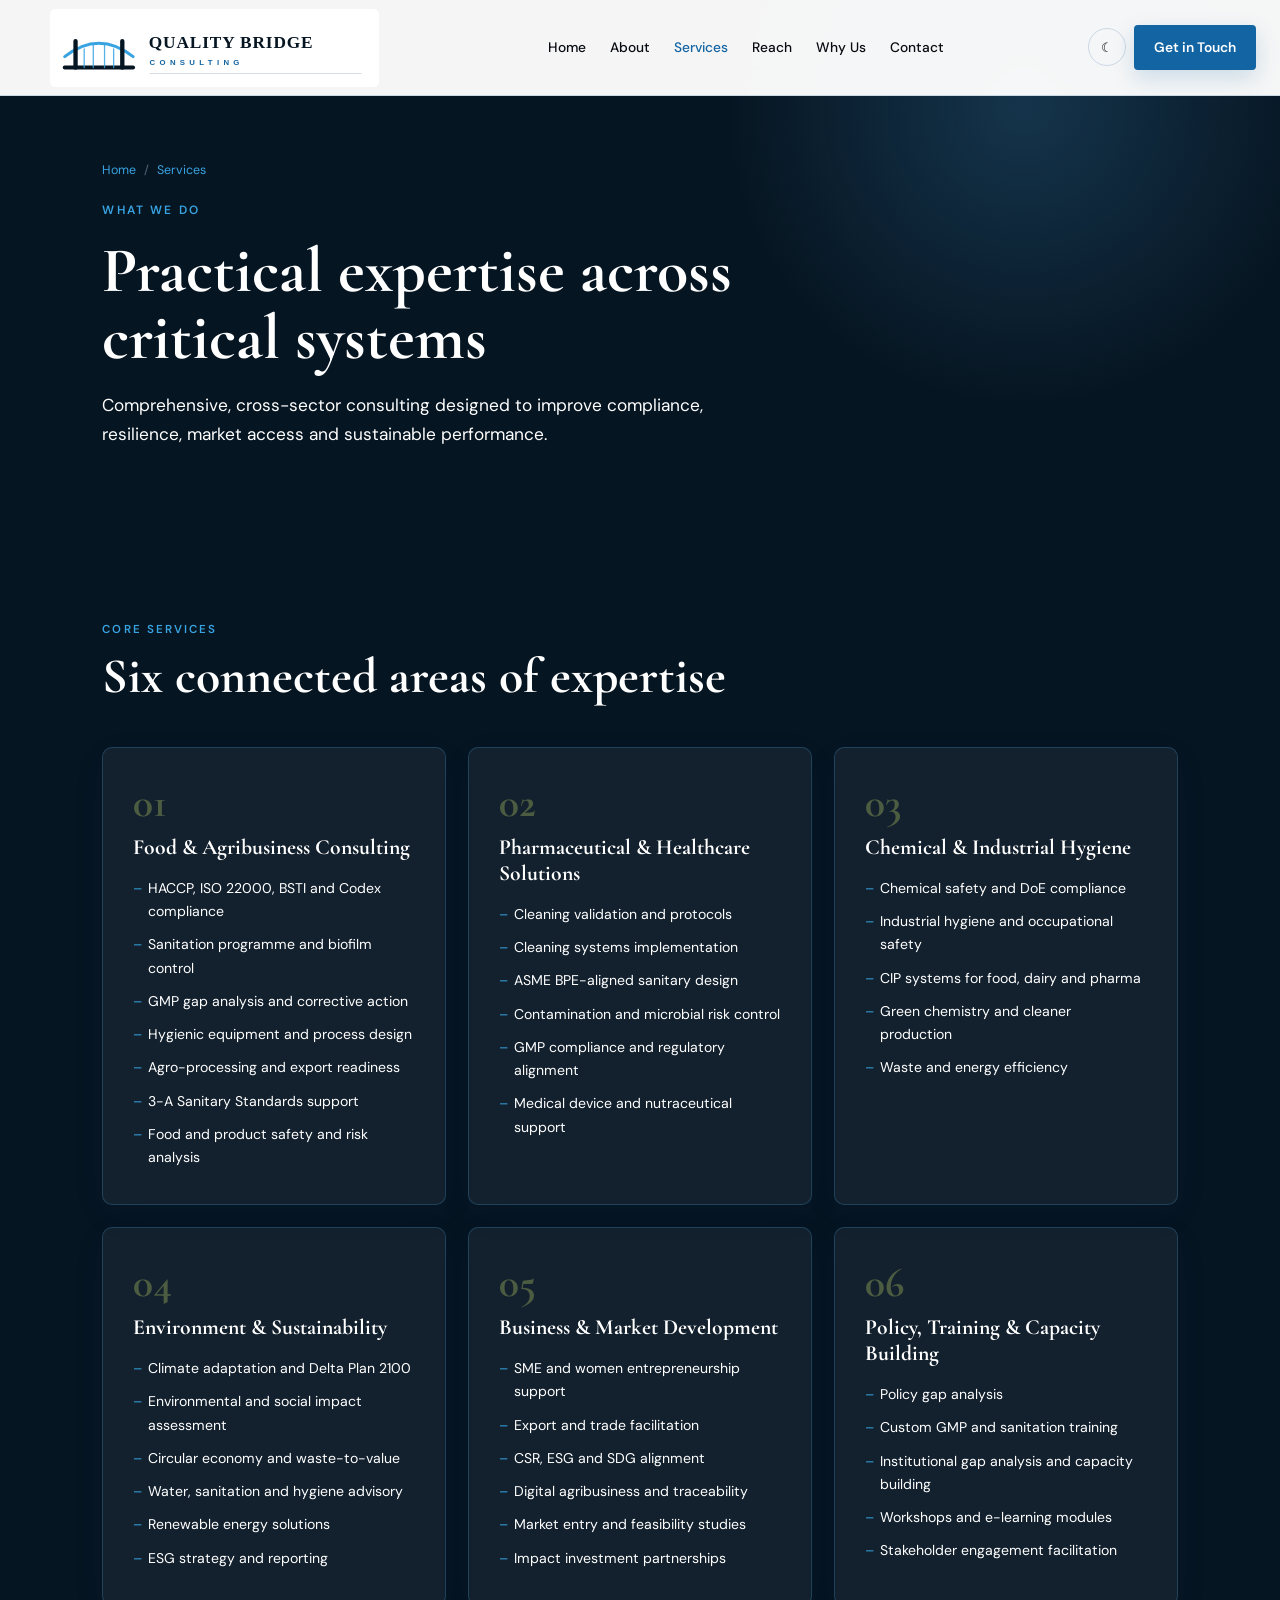
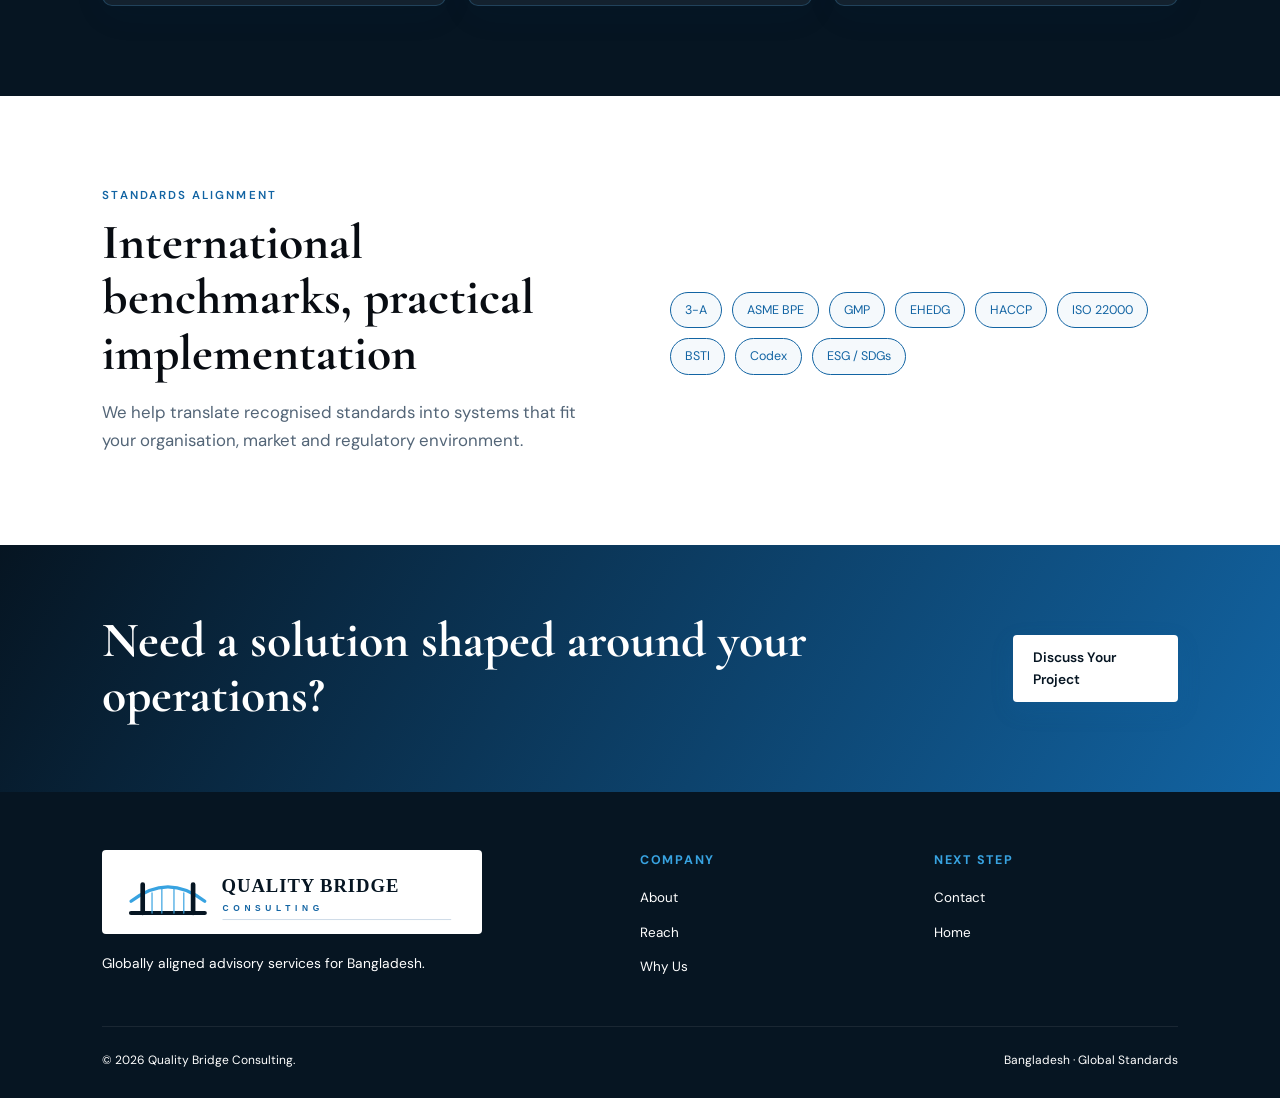
<file: services.html>
<!doctype html><html lang="en"><head><meta charset="utf-8"><meta name="viewport" content="width=device-width,initial-scale=1"><title>Services - Quality Bridge Consulting</title><meta name="description" content="Explore consulting services in food safety, agribusiness, pharmaceuticals, industrial hygiene, sustainability, market development, policy and training."><meta name="robots" content="index,follow,max-image-preview:large"><meta name="theme-color" content="#061522"><meta property="og:type" content="website"><meta property="og:site_name" content="Quality Bridge Consulting"><meta property="og:title" content="Services - Quality Bridge Consulting"><meta property="og:description" content="Cross-sector consulting designed to deliver measurable outcomes."><meta name="twitter:card" content="summary_large_image"><meta name="twitter:title" content="Services - Quality Bridge Consulting"><meta name="twitter:description" content="Cross-sector consulting designed to deliver measurable outcomes."><link rel="canonical" href="https://qualitybridgeconsultancy.com/services.html"><meta property="og:url" content="https://qualitybridgeconsultancy.com/services.html"><meta property="og:image" content="https://qualitybridgeconsultancy.com/assets/social-preview.png"><meta property="og:image:secure_url" content="https://qualitybridgeconsultancy.com/assets/social-preview.png"><meta property="og:image:type" content="image/png"><meta property="og:image:width" content="1736"><meta property="og:image:height" content="905"><meta property="og:image:alt" content="Quality Bridge Consulting — Building Resilient, Safe & Sustainable Businesses"><meta name="twitter:image" content="https://qualitybridgeconsultancy.com/assets/social-preview.png"><meta name="twitter:image:alt" content="Quality Bridge Consulting — Building Resilient, Safe & Sustainable Businesses"><link rel="icon" type="image/png" href="assets/qbc-logo.svg"><link rel="preconnect" href="https://fonts.googleapis.com"><link rel="preconnect" href="https://fonts.gstatic.com" crossorigin><link href="https://fonts.googleapis.com/css2?family=Cormorant+Garamond:wght@600;700&family=DM+Sans:wght@400;500;600&display=swap" rel="stylesheet"><link rel="stylesheet" href="styles.css"><script type="application/ld+json">{"@context":"https://schema.org","@type":"Service","name":"Quality Bridge Consulting Services","provider":{"@type":"Organization","name":"Quality Bridge Consulting"},"areaServed":"Bangladesh","serviceType":["Food safety consulting","Pharmaceutical consulting","Industrial hygiene","Sustainability consulting","Market development","Training and capacity building"]}</script></head><body>
<a class="skip-link" href="#main">Skip to content</a><header class="site-header"><nav class="nav"><a class="brand" href="index.html"><span class="brand-mark"></span><span class="brand-name">QUALITY BRIDGE<small>CONSULTING</small></span></a><ul class="nav-links"><li><a href="index.html">Home</a></li><li><a href="about.html">About</a></li><li><a aria-current="page" href="services.html">Services</a></li><li><a href="reach.html">Reach</a></li><li><a href="why-us.html">Why Us</a></li><li><a href="contact.html">Contact</a></li></ul><div class="nav-actions"><button class="theme-toggle" data-theme-toggle aria-label="Use dark theme">☾</button><button class="menu-toggle" data-menu-toggle aria-label="Open navigation" aria-expanded="false">☰</button><a class="nav-cta" href="contact.html">Get in Touch</a></div></nav></header>
<main id="main"><section class="page-hero"><div class="wrap"><div class="breadcrumbs"><a href="index.html">Home</a><span>/</span>Services</div><div class="eyebrow">What We Do</div><h1>Practical expertise across critical systems</h1><p>Comprehensive, cross-sector consulting designed to improve compliance, resilience, market access and sustainable performance.</p></div></section>
<section class="section dark"><div class="wrap"><span class="section-tag">Core Services</span><h2>Six connected areas of expertise</h2><div class="cards"><article class="card"><div class="number">01</div><h3>Food &amp; Agribusiness Consulting</h3><ul><li>HACCP, ISO 22000, BSTI and Codex compliance</li><li>Sanitation programme and biofilm control</li><li>GMP gap analysis and corrective action</li><li>Hygienic equipment and process design</li><li>Agro-processing and export readiness</li><li>3-A Sanitary Standards support</li><li>Food and product safety and risk analysis</li></ul></article><article class="card"><div class="number">02</div><h3>Pharmaceutical &amp; Healthcare Solutions</h3><ul><li>Cleaning validation and protocols</li><li>Cleaning systems implementation</li><li>ASME BPE-aligned sanitary design</li><li>Contamination and microbial risk control</li><li>GMP compliance and regulatory alignment</li><li>Medical device and nutraceutical support</li></ul></article><article class="card"><div class="number">03</div><h3>Chemical &amp; Industrial Hygiene</h3><ul><li>Chemical safety and DoE compliance</li><li>Industrial hygiene and occupational safety</li><li>CIP systems for food, dairy and pharma</li><li>Green chemistry and cleaner production</li><li>Waste and energy efficiency</li></ul></article><article class="card"><div class="number">04</div><h3>Environment &amp; Sustainability</h3><ul><li>Climate adaptation and Delta Plan 2100</li><li>Environmental and social impact assessment</li><li>Circular economy and waste-to-value</li><li>Water, sanitation and hygiene advisory</li><li>Renewable energy solutions</li><li>ESG strategy and reporting</li></ul></article><article class="card"><div class="number">05</div><h3>Business &amp; Market Development</h3><ul><li>SME and women entrepreneurship support</li><li>Export and trade facilitation</li><li>CSR, ESG and SDG alignment</li><li>Digital agribusiness and traceability</li><li>Market entry and feasibility studies</li><li>Impact investment partnerships</li></ul></article><article class="card"><div class="number">06</div><h3>Policy, Training &amp; Capacity Building</h3><ul><li>Policy gap analysis</li><li>Custom GMP and sanitation training</li><li>Institutional gap analysis and capacity building</li><li>Workshops and e-learning modules</li><li>Stakeholder engagement facilitation</li></ul></article></div></div></section>
<section class="section"><div class="wrap grid-2"><div><span class="section-tag">Standards Alignment</span><h2>International benchmarks, practical implementation</h2><p class="lead">We help translate recognised standards into systems that fit your organisation, market and regulatory environment.</p></div><div class="badge-list"><span class="badge">3-A</span><span class="badge">ASME BPE</span><span class="badge">GMP</span><span class="badge">EHEDG</span><span class="badge">HACCP</span><span class="badge">ISO 22000</span><span class="badge">BSTI</span><span class="badge">Codex</span><span class="badge">ESG / SDGs</span></div></div></section><section class="cta-band"><div class="cta-inner"><h2>Need a solution shaped around your operations?</h2><a class="button" href="contact.html">Discuss Your Project</a></div></section></main>
<footer class="site-footer"><div class="footer-grid"><div><a class="brand" href="index.html"><span class="brand-mark"></span><span class="brand-name" style="color:#fff">QUALITY BRIDGE<small>CONSULTING</small></span></a><p class="footer-about">Globally aligned advisory services for Bangladesh.</p></div><div><h3>Company</h3><ul><li><a href="about.html">About</a></li><li><a href="reach.html">Reach</a></li><li><a href="why-us.html">Why Us</a></li></ul></div><div><h3>Next Step</h3><ul><li><a href="contact.html">Contact</a></li><li><a href="index.html">Home</a></li></ul></div></div><div class="footer-bottom"><span>© 2026 Quality Bridge Consulting.</span><span>Bangladesh · Global Standards</span></div></footer><script src="script.js" defer></script></body></html>
</file>
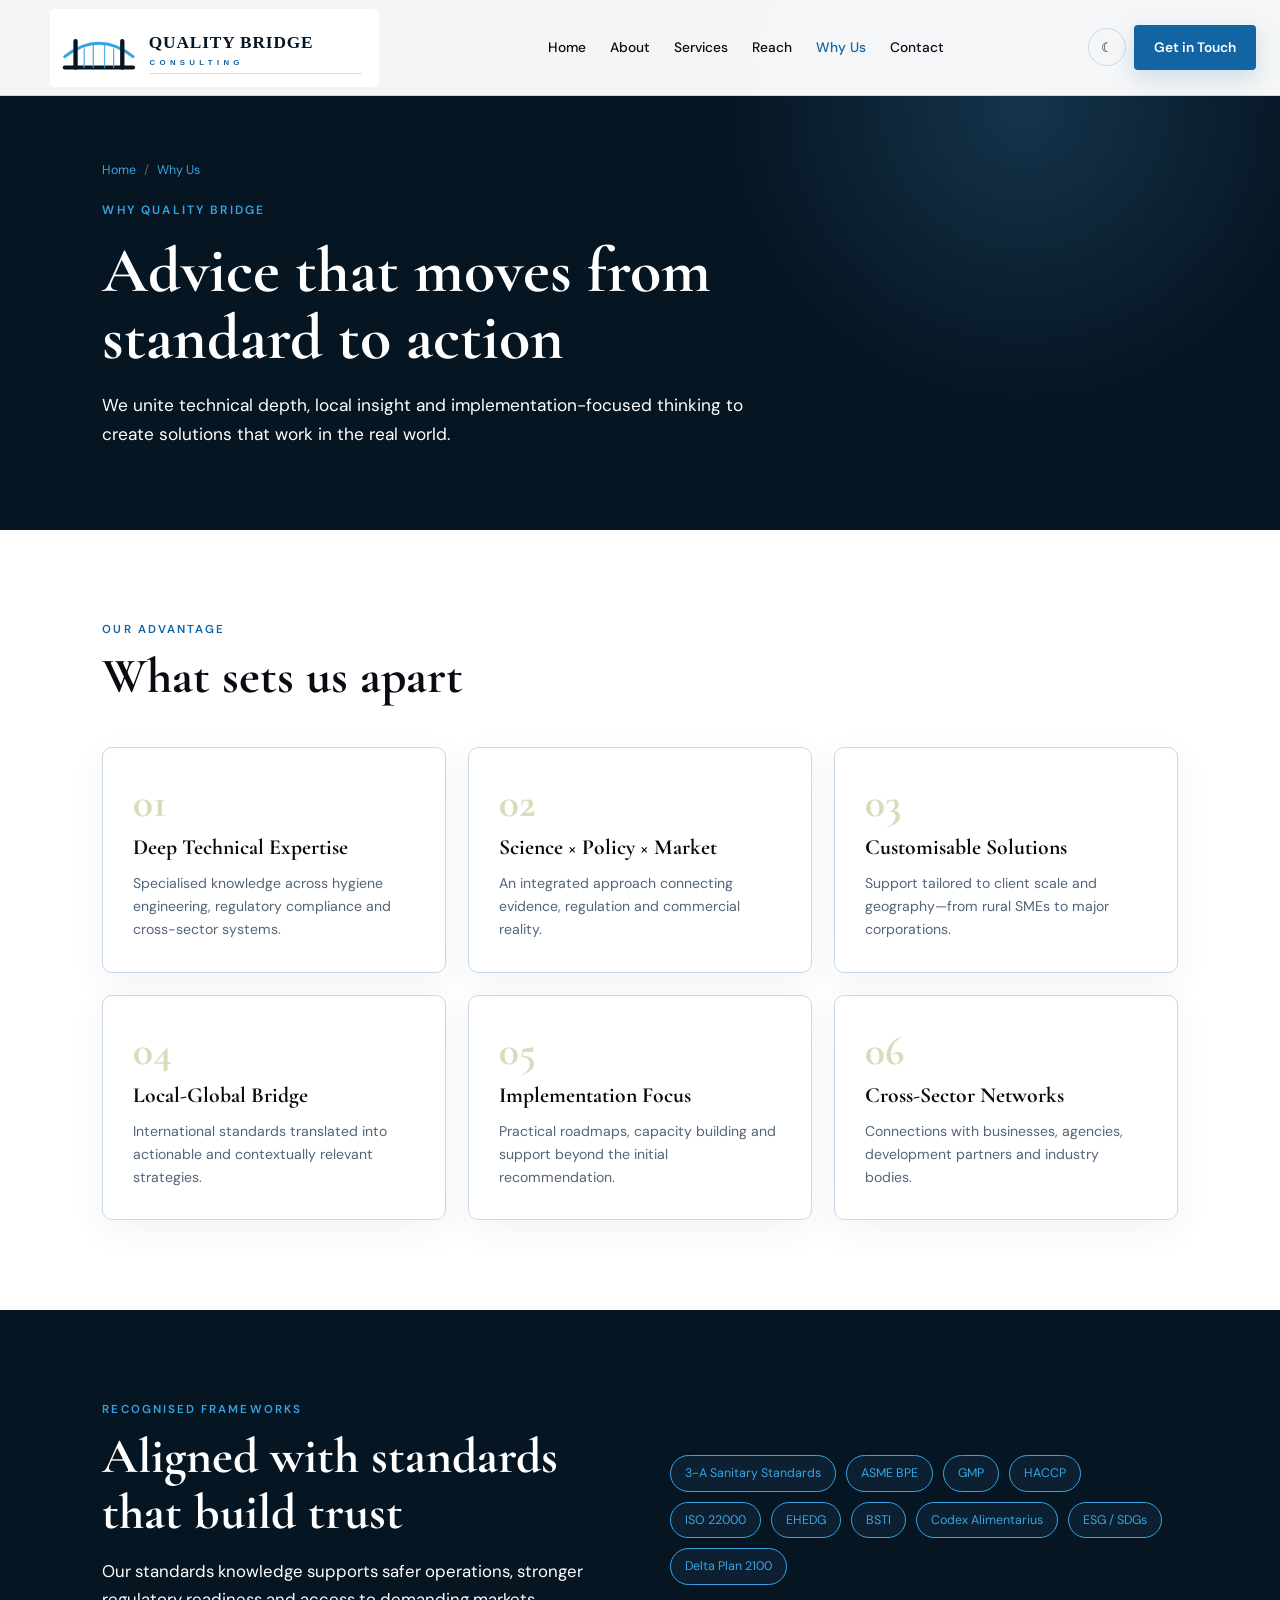
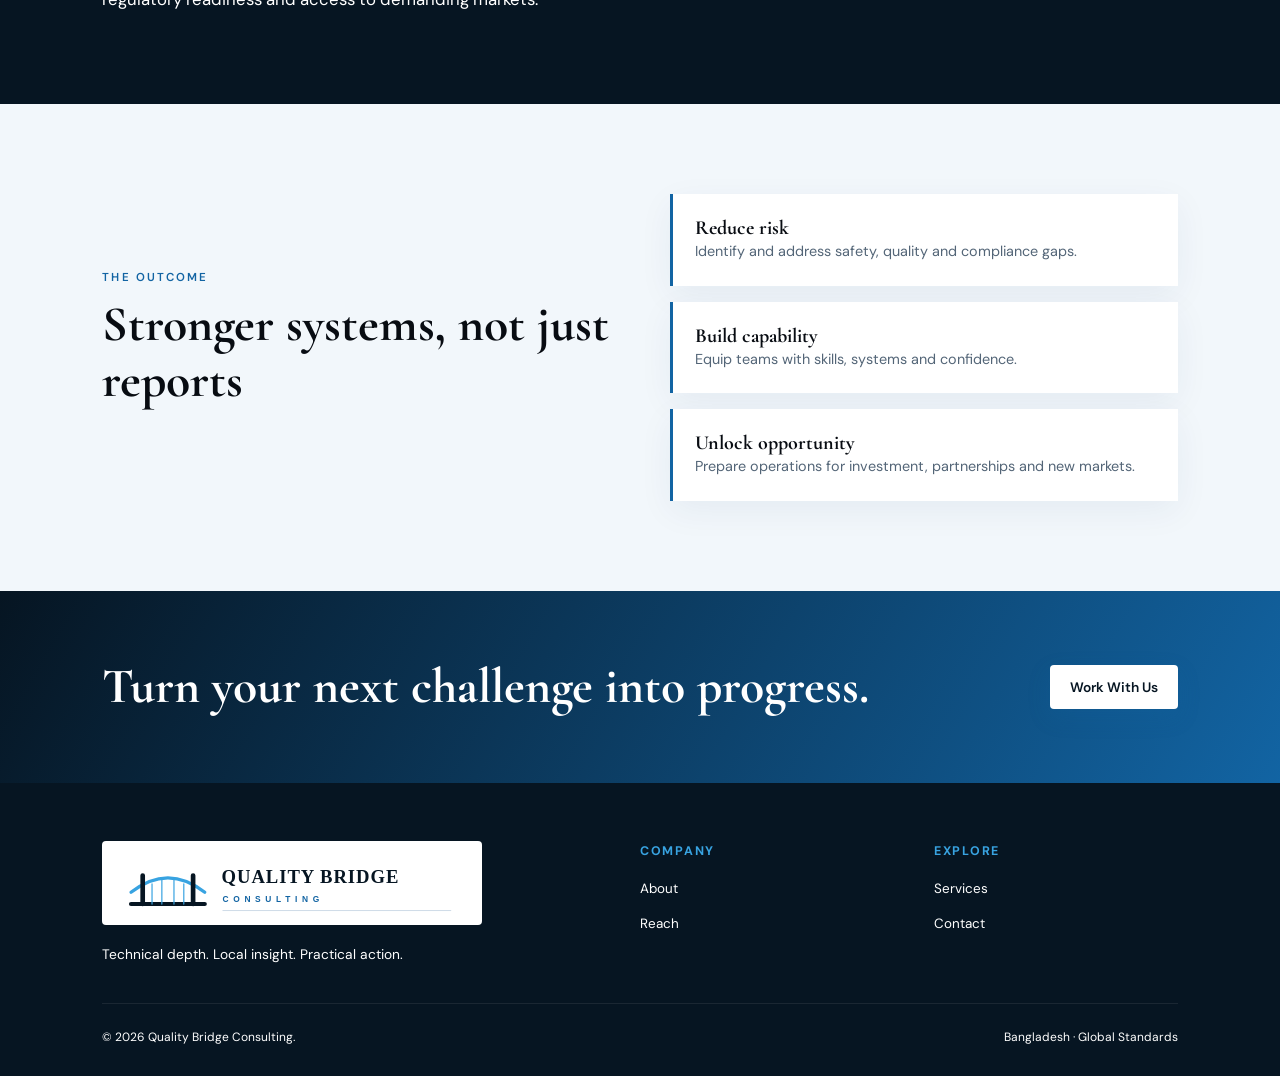
<file: why-us.html>
<!doctype html><html lang="en"><head><meta charset="utf-8"><meta name="viewport" content="width=device-width,initial-scale=1"><title>Why Us - Quality Bridge Consulting</title><meta name="description" content="Discover why organisations choose Quality Bridge Consulting for multidisciplinary expertise, practical solutions and global standards adapted to Bangladesh."><meta name="robots" content="index,follow,max-image-preview:large"><meta name="theme-color" content="#061522"><meta property="og:type" content="website"><meta property="og:site_name" content="Quality Bridge Consulting"><meta property="og:title" content="Why Us - Quality Bridge Consulting"><meta property="og:description" content="Technical depth, local insight and practical implementation support."><meta name="twitter:card" content="summary_large_image"><meta name="twitter:title" content="Why Us - Quality Bridge Consulting"><meta name="twitter:description" content="Technical depth, local insight and practical implementation support."><link rel="canonical" href="https://qualitybridgeconsultancy.com/why-us.html"><meta property="og:url" content="https://qualitybridgeconsultancy.com/why-us.html"><meta property="og:image" content="https://qualitybridgeconsultancy.com/assets/social-preview.png"><meta property="og:image:secure_url" content="https://qualitybridgeconsultancy.com/assets/social-preview.png"><meta property="og:image:type" content="image/png"><meta property="og:image:width" content="1736"><meta property="og:image:height" content="905"><meta property="og:image:alt" content="Quality Bridge Consulting — Building Resilient, Safe & Sustainable Businesses"><meta name="twitter:image" content="https://qualitybridgeconsultancy.com/assets/social-preview.png"><meta name="twitter:image:alt" content="Quality Bridge Consulting — Building Resilient, Safe & Sustainable Businesses"><link rel="icon" type="image/png" href="assets/qbc-logo.svg"><link rel="preconnect" href="https://fonts.googleapis.com"><link rel="preconnect" href="https://fonts.gstatic.com" crossorigin><link href="https://fonts.googleapis.com/css2?family=Cormorant+Garamond:wght@600;700&family=DM+Sans:wght@400;500;600&display=swap" rel="stylesheet"><link rel="stylesheet" href="styles.css"><script type="application/ld+json">{"@context":"https://schema.org","@type":"WebPage","name":"Why Quality Bridge Consulting","about":{"@type":"Organization","name":"Quality Bridge Consulting"}}</script></head><body>
<a class="skip-link" href="#main">Skip to content</a><header class="site-header"><nav class="nav"><a class="brand" href="index.html"><span class="brand-mark"></span><span class="brand-name">QUALITY BRIDGE<small>CONSULTING</small></span></a><ul class="nav-links"><li><a href="index.html">Home</a></li><li><a href="about.html">About</a></li><li><a href="services.html">Services</a></li><li><a href="reach.html">Reach</a></li><li><a aria-current="page" href="why-us.html">Why Us</a></li><li><a href="contact.html">Contact</a></li></ul><div class="nav-actions"><button class="theme-toggle" data-theme-toggle aria-label="Use dark theme">☾</button><button class="menu-toggle" data-menu-toggle aria-label="Open navigation" aria-expanded="false">☰</button><a class="nav-cta" href="contact.html">Get in Touch</a></div></nav></header>
<main id="main"><section class="page-hero"><div class="wrap"><div class="breadcrumbs"><a href="index.html">Home</a><span>/</span>Why Us</div><div class="eyebrow">Why Quality Bridge</div><h1>Advice that moves from standard to action</h1><p>We unite technical depth, local insight and implementation-focused thinking to create solutions that work in the real world.</p></div></section>
<section class="section"><div class="wrap"><span class="section-tag">Our Advantage</span><h2>What sets us apart</h2><div class="cards"><article class="card"><div class="number">01</div><h3>Deep Technical Expertise</h3><p>Specialised knowledge across hygiene engineering, regulatory compliance and cross-sector systems.</p></article><article class="card"><div class="number">02</div><h3>Science × Policy × Market</h3><p>An integrated approach connecting evidence, regulation and commercial reality.</p></article><article class="card"><div class="number">03</div><h3>Customisable Solutions</h3><p>Support tailored to client scale and geography—from rural SMEs to major corporations.</p></article><article class="card"><div class="number">04</div><h3>Local-Global Bridge</h3><p>International standards translated into actionable and contextually relevant strategies.</p></article><article class="card"><div class="number">05</div><h3>Implementation Focus</h3><p>Practical roadmaps, capacity building and support beyond the initial recommendation.</p></article><article class="card"><div class="number">06</div><h3>Cross-Sector Networks</h3><p>Connections with businesses, agencies, development partners and industry bodies.</p></article></div></div></section>
<section class="section dark"><div class="wrap grid-2"><div><span class="section-tag">Recognised Frameworks</span><h2>Aligned with standards that build trust</h2><p class="lead">Our standards knowledge supports safer operations, stronger regulatory readiness and access to demanding markets.</p></div><div class="badge-list"><span class="badge">3-A Sanitary Standards</span><span class="badge">ASME BPE</span><span class="badge">GMP</span><span class="badge">HACCP</span><span class="badge">ISO 22000</span><span class="badge">EHEDG</span><span class="badge">BSTI</span><span class="badge">Codex Alimentarius</span><span class="badge">ESG / SDGs</span><span class="badge">Delta Plan 2100</span></div></div></section>
<section class="section alt"><div class="wrap grid-2"><div><span class="section-tag">The Outcome</span><h2>Stronger systems, not just reports</h2></div><div class="feature-list"><article class="feature"><h3>Reduce risk</h3><p>Identify and address safety, quality and compliance gaps.</p></article><article class="feature"><h3>Build capability</h3><p>Equip teams with skills, systems and confidence.</p></article><article class="feature"><h3>Unlock opportunity</h3><p>Prepare operations for investment, partnerships and new markets.</p></article></div></div></section><section class="cta-band"><div class="cta-inner"><h2>Turn your next challenge into progress.</h2><a class="button" href="contact.html">Work With Us</a></div></section></main>
<footer class="site-footer"><div class="footer-grid"><div><a class="brand" href="index.html"><span class="brand-mark"></span><span class="brand-name" style="color:#fff">QUALITY BRIDGE<small>CONSULTING</small></span></a><p class="footer-about">Technical depth. Local insight. Practical action.</p></div><div><h3>Company</h3><ul><li><a href="about.html">About</a></li><li><a href="reach.html">Reach</a></li></ul></div><div><h3>Explore</h3><ul><li><a href="services.html">Services</a></li><li><a href="contact.html">Contact</a></li></ul></div></div><div class="footer-bottom"><span>© 2026 Quality Bridge Consulting.</span><span>Bangladesh · Global Standards</span></div></footer><script src="script.js" defer></script></body></html>
</file>
<file: styles.css>
:root{--olive:#1264A3;--olive-light:#38A3E1;--olive-dark:#061522;--ink:#080C12;--paper:#FFFFFF;--cream:#F2F7FB;--line:#CBD9E6;--muted:#536577;--white:#FFFFFF;--nav:rgba(255,254,247,.94);--card:#FFFFFF}
*{box-sizing:border-box;margin:0;padding:0}html{scroll-behavior:smooth}body{font-family:"DM Sans",sans-serif;color:var(--ink);background:var(--paper);line-height:1.65}body.dark{--ink:#FFFFFF;--paper:#061522;--cream:#080C12;--line:#1264A3;--muted:#536577;--nav:rgba(10,12,5,.95);--card:#061522}a{color:inherit}img{max-width:100%}.skip-link{position:absolute;left:-9999px}.skip-link:focus{left:1rem;top:1rem;background:var(--white);padding:.75rem;z-index:1000}
.site-header{height:74px;position:fixed;inset:0 0 auto;z-index:100;background:var(--nav);backdrop-filter:blur(16px);border-bottom:1px solid var(--line)}.nav{max-width:1220px;height:100%;margin:auto;padding:0 28px;display:flex;align-items:center;justify-content:space-between;gap:24px}.brand{text-decoration:none;display:flex;align-items:center;gap:12px}.brand-mark{width:56px;height:34px;position:relative;border-bottom:3px solid var(--olive)}.brand-mark:before{content:"";position:absolute;inset:6px 4px 0;border:2px solid var(--olive-light);border-bottom:0;border-radius:50% 50% 0 0}.brand-name{font-family:"Cormorant Garamond",serif;font-weight:700;letter-spacing:.06em;font-size:1.08rem;line-height:1}.brand-name small{display:block;color:var(--olive);font:500 .55rem "DM Sans",sans-serif;letter-spacing:.28em;margin-top:5px}.nav-links{display:flex;list-style:none;gap:24px;align-items:center}.nav-links a{text-decoration:none;font-size:.86rem;font-weight:500}.nav-links a:hover,.nav-links a[aria-current="page"]{color:var(--olive)}.nav-actions{display:flex;gap:8px;align-items:center}.theme-toggle,.menu-toggle{border:1px solid var(--line);background:transparent;color:var(--ink);border-radius:50%;width:38px;height:38px;cursor:pointer}.menu-toggle{display:none}.nav-cta,.button{background:var(--olive);color:#FFFFFF;text-decoration:none;padding:11px 20px;border-radius:4px;font-weight:600;font-size:.86rem;display:inline-block}.nav-cta:hover,.button:hover{background:var(--olive-dark)}
.hero{min-height:690px;padding:150px max(8%,28px) 90px;display:flex;align-items:center;position:relative;overflow:hidden;color:#FFFFFF;background:radial-gradient(circle at 78% 28%,rgba(154,173,92,.22),transparent 24%),linear-gradient(145deg,#061522,#080C12 58%,#1264A3)}.hero:after{content:"";position:absolute;right:-5%;bottom:-80px;width:56%;height:360px;border:2px solid rgba(154,173,92,.4);border-bottom:0;border-radius:50% 50% 0 0;box-shadow:0 -24px 90px rgba(154,173,92,.08)}.hero-inner{max-width:1220px;width:100%;margin:auto;position:relative;z-index:1}.eyebrow{color:var(--olive-light);text-transform:uppercase;letter-spacing:.18em;font-size:.75rem;font-weight:600;margin-bottom:18px}.hero h1,.page-hero h1{font-family:"Cormorant Garamond",serif;font-size:clamp(3rem,6vw,5.2rem);line-height:1.04;max-width:760px}.hero h1 em{color:var(--olive-light)}.hero p{max-width:620px;color:rgba(255,255,255,.76);font-size:1.08rem;margin:24px 0 34px}.button.secondary{background:transparent;border:1px solid rgba(255,255,255,.55);margin-left:10px}.button.secondary:hover{background:rgba(255,255,255,.1)}
.page-hero{padding:160px max(8%,28px) 82px;color:#FFFFFF;background:radial-gradient(circle at 80% 20%,rgba(154,173,92,.18),transparent 25%),var(--ink)}.page-hero .wrap{max-width:1220px;margin:auto}.page-hero h1{font-size:clamp(2.8rem,5vw,4.5rem)}.page-hero p{max-width:680px;color:#FFFFFF;font-size:1.08rem;margin-top:20px}.breadcrumbs{font-size:.78rem;color:var(--olive-light);margin-bottom:20px}.breadcrumbs a{text-decoration:none}.breadcrumbs span{margin:0 8px;color:#536577}
.stats{background:#061522;color:#FFFFFF;padding:42px max(8%,28px)}.stats-grid{max-width:1220px;margin:auto;display:grid;grid-template-columns:repeat(4,1fr);gap:20px}.stat{text-align:center}.stat strong{display:block;font:700 2.6rem "Cormorant Garamond",serif;color:var(--olive-light)}.stat span{font-size:.78rem;color:#FFFFFF;letter-spacing:.07em}
.section{padding:90px max(8%,28px)}.section.alt{background:var(--cream)}.section.dark{background:#061522;color:#FFFFFF}.wrap{max-width:1220px;margin:auto}.section-tag{display:block;color:var(--olive);text-transform:uppercase;letter-spacing:.18em;font-size:.72rem;font-weight:600;margin-bottom:10px}.section.dark .section-tag{color:var(--olive-light)}h2{font:700 clamp(2rem,4vw,3.1rem)/1.12 "Cormorant Garamond",serif;margin-bottom:18px}.lead{max-width:720px;color:var(--muted);font-size:1.05rem}.section.dark .lead{color:#FFFFFF}.grid-2{display:grid;grid-template-columns:1fr 1fr;gap:60px;align-items:center}.cards{display:grid;grid-template-columns:repeat(3,1fr);gap:22px;margin-top:42px}.card{background:var(--card);border:1px solid var(--line);border-radius:10px;padding:30px;transition:.25s}.card:hover{transform:translateY(-4px);box-shadow:0 16px 42px rgba(72,87,40,.13)}.section.dark .card{background:rgba(255,255,255,.04);border-color:rgba(154,173,92,.22)}.card .number{font:700 2.6rem "Cormorant Garamond",serif;color:rgba(154,173,92,.42)}.card h3{font:700 1.35rem "Cormorant Garamond",serif;margin:6px 0 12px}.card p,.card li{font-size:.88rem;color:var(--muted)}.section.dark .card p,.section.dark .card li{color:#FFFFFF}.card ul{list-style:none}.card li{padding:5px 0 5px 15px;position:relative}.card li:before{content:"–";position:absolute;left:0;color:var(--olive-light)}.feature-list{display:grid;gap:16px}.feature{padding:22px;border-left:3px solid var(--olive);background:var(--card);box-shadow:0 4px 18px rgba(72,87,40,.07)}.feature h3{font:700 1.25rem "Cormorant Garamond",serif}.feature p{color:var(--muted);font-size:.9rem}.badge-list{display:flex;flex-wrap:wrap;gap:10px;margin-top:26px}.badge{padding:7px 14px;border:1px solid var(--olive);color:var(--olive-light);border-radius:30px;font-size:.78rem}.cta-band{padding:68px max(8%,28px);background:linear-gradient(120deg,var(--olive-dark),var(--olive));color:#FFFFFF}.cta-inner{max-width:1220px;margin:auto;display:flex;align-items:center;justify-content:space-between;gap:30px}.cta-inner h2{margin:0}.cta-inner .button{background:#FFFFFF;color:var(--olive-dark)}
.division-grid{display:grid;grid-template-columns:repeat(4,1fr);gap:16px;margin-top:38px}.division{padding:24px;text-align:center;border:1px solid rgba(154,173,92,.3);border-radius:8px;background:rgba(255,255,255,.04)}.division strong{display:block;font:700 1.25rem "Cormorant Garamond",serif}.process{counter-reset:steps;display:grid;grid-template-columns:repeat(4,1fr);gap:20px;margin-top:38px}.process article{counter-increment:steps}.process article:before{content:"0" counter(steps);display:block;color:var(--olive-light);font:700 2.5rem "Cormorant Garamond",serif}
.contact-grid{display:grid;grid-template-columns:.8fr 1.2fr;gap:60px}.contact-card{background:var(--card);border:1px solid var(--line);border-radius:10px;padding:36px}.form-row{display:grid;grid-template-columns:1fr 1fr;gap:16px}.field{margin-bottom:18px}.field label{display:block;font-size:.8rem;font-weight:600;margin-bottom:7px}.field input,.field select,.field textarea{width:100%;padding:12px 14px;border:1px solid var(--line);border-radius:5px;background:var(--paper);color:var(--ink);font:inherit}.field textarea{min-height:130px;resize:vertical}.form-note{font-size:.75rem;color:var(--muted);margin-top:12px}.submit{border:0;cursor:pointer;width:100%;font:600 .9rem "DM Sans",sans-serif}
.site-footer{background:#061522;color:#FFFFFF;padding:58px max(8%,28px) 28px}.footer-grid{max-width:1220px;margin:auto;display:grid;grid-template-columns:2fr 1fr 1fr;gap:50px}.site-footer h3{color:var(--olive-light);font-size:.78rem;text-transform:uppercase;letter-spacing:.14em;margin-bottom:14px}.site-footer ul{list-style:none}.site-footer li{margin:8px 0}.site-footer a{text-decoration:none;font-size:.84rem}.site-footer a:hover{color:var(--olive-light)}.footer-about{max-width:360px;font-size:.86rem;margin-top:18px}.footer-bottom{max-width:1220px;margin:38px auto 0;padding-top:24px;border-top:1px solid rgba(255,255,255,.08);display:flex;justify-content:space-between;font-size:.75rem}
@media(max-width:900px){.nav-links{position:absolute;top:74px;left:0;right:0;background:var(--paper);padding:22px 28px;display:none;flex-direction:column;align-items:flex-start;border-bottom:1px solid var(--line)}.nav-links.open{display:flex}.menu-toggle{display:block}.nav-cta{display:none}.cards{grid-template-columns:repeat(2,1fr)}.grid-2,.contact-grid{grid-template-columns:1fr}.stats-grid,.division-grid,.process{grid-template-columns:repeat(2,1fr)}.footer-grid{grid-template-columns:1fr 1fr}.footer-grid>div:first-child{grid-column:1/-1}}
@media(max-width:600px){.brand-name{font-size:.86rem}.brand-mark{width:44px}.cards,.stats-grid,.division-grid,.process,.form-row,.footer-grid{grid-template-columns:1fr}.footer-grid>div:first-child{grid-column:auto}.hero{min-height:650px}.hero h1{font-size:3.2rem}.button.secondary{margin:10px 0 0}.cta-inner,.footer-bottom{align-items:flex-start;flex-direction:column}.section{padding-top:68px;padding-bottom:68px}}
@media(prefers-reduced-motion:reduce){*{scroll-behavior:auto!important;transition:none!important}}

/* Generated brand assets and Bangladesh reach animation */
.brand{min-width:255px;height:52px;background:url("assets/qbc-logo.png") center/contain no-repeat}.brand-mark,.brand-name{position:absolute!important;width:1px!important;height:1px!important;padding:0!important;margin:-1px!important;overflow:hidden!important;clip:rect(0,0,0,0)!important;white-space:nowrap!important;border:0!important}.site-footer .brand{width:290px;max-width:100%;background-color:#FFFFFF;border-radius:4px;background-size:contain}.reach-visual{display:grid;grid-template-columns:1fr 1.1fr;gap:54px;align-items:center}.map-stage{position:relative;min-height:570px;border:1px solid rgba(244,42,65,.28);border-radius:24px;overflow:hidden;background:radial-gradient(circle at 52% 48%,rgba(244,42,65,.16),transparent 20%),radial-gradient(circle at 50% 50%,rgba(0,106,78,.34),transparent 68%),#061522;box-shadow:inset 0 0 80px rgba(0,0,0,.4),0 24px 70px rgba(0,0,0,.22)}.map-stage:before{content:"";position:absolute;inset:0;background:linear-gradient(rgba(255,255,255,.025) 1px,transparent 1px),linear-gradient(90deg,rgba(255,255,255,.025) 1px,transparent 1px);background-size:32px 32px;mask-image:radial-gradient(circle,#080C12 25%,transparent 75%)}#bdMapCanvas{position:absolute;inset:0;width:100%;height:100%}.map-key{display:flex;gap:18px;flex-wrap:wrap;margin-top:24px;font-size:.78rem;color:#FFFFFF}.map-key span{display:flex;align-items:center;gap:7px}.map-key i{display:block;width:9px;height:9px;border-radius:50%;background:#38A3E1;box-shadow:0 0 12px #38A3E1}.map-key span+span i{background:#1264A3;box-shadow:0 0 12px #1264A3}
@media(max-width:900px){.reach-visual{grid-template-columns:1fr}.map-stage{min-height:500px}}
@media(max-width:600px){.brand{min-width:190px;width:190px}.map-stage{min-height:420px}}

.map-stage{width:100%;max-width:560px;aspect-ratio:2/3;min-height:0!important;margin:auto}.map-art{position:absolute;inset:0;width:100%;height:100%;object-fit:cover;z-index:1}#bdMapCanvas{z-index:2;pointer-events:none}.map-stage:after{content:"";position:absolute;inset:0;z-index:3;pointer-events:none;box-shadow:inset 0 0 52px rgba(0,0,0,.4);border-radius:24px}
@media(max-width:900px){.map-stage{min-height:0!important}}
@media(max-width:600px){.map-stage{min-height:0!important}}

/* 2026 brochure refresh: black, white and blue */
:root{--olive:#1264A3;--olive-light:#38A3E1;--olive-dark:#061522;--ink:#080C12;--paper:#FFFFFF;--cream:#F2F7FB;--line:#CBD9E6;--muted:#536577;--white:#FFFFFF;--nav:rgba(255,255,255,.96);--card:#FFFFFF}
body.dark{--ink:#FFFFFF;--paper:#061522;--cream:#080C12;--line:#1264A3;--muted:#FFFFFF;--nav:rgba(6,9,15,.96);--card:#061522}
.site-header{box-shadow:0 1px 0 rgba(7,59,102,.05)}
.brand{filter:none;background-image:url("assets/qbc-logo.svg");min-width:300px;height:58px}
.site-footer .brand{filter:none;background-image:url("assets/qbc-logo.svg");background-color:#FFFFFF}
.hero{background:radial-gradient(circle at 78% 28%,rgba(74,163,223,.24),transparent 27%),linear-gradient(145deg,#061522,#061522 58%,#1264A3)}
.hero:after{border-color:rgba(74,163,223,.48);box-shadow:0 -24px 90px rgba(74,163,223,.14)}
.stats,.section.dark,.site-footer{background:#061522}
.page-hero{background:radial-gradient(circle at 80% 20%,rgba(74,163,223,.22),transparent 27%),linear-gradient(145deg,#061522,#061522)}
.button,.nav-cta{box-shadow:0 8px 22px rgba(18,100,163,.18)}
.cta-band{background:linear-gradient(120deg,#061522,#1264A3)}
.card,.contact-card,.feature{box-shadow:0 10px 35px rgba(7,59,102,.06)}
.section.dark .card{background:rgba(255,255,255,.055);border-color:rgba(74,163,223,.25)}
.section.dark .card:hover{border-color:rgba(74,163,223,.65)}
.badge{border-color:#1264A3;color:#1264A3;background:rgba(18,100,163,.04)}
.section.dark .badge{color:#38A3E1;border-color:#38A3E1;background:rgba(74,163,223,.08)}
.map-art{filter:grayscale(1) sepia(.35) hue-rotate(160deg) saturate(2.5) contrast(1.05)}
.map-stage{border-color:rgba(74,163,223,.38);background:#061522}
.map-key i,.map-key span+span i{background:#38A3E1;box-shadow:0 0 12px #38A3E1}
.leadership-grid{display:grid;grid-template-columns:repeat(4,1fr);gap:22px;margin-top:42px}
.leader-card{position:relative;padding:30px;border:1px solid var(--line);border-radius:12px;background:var(--card);box-shadow:0 12px 36px rgba(7,59,102,.07)}
.leader-card:before{content:"";position:absolute;inset:0 auto 0 0;width:4px;border-radius:12px 0 0 12px;background:linear-gradient(#38A3E1,#061522)}
.leader-role{display:block;margin-bottom:14px;color:var(--olive);font-size:.7rem;font-weight:700;letter-spacing:.13em;text-transform:uppercase}
.leader-card h3{font:700 1.45rem "Cormorant Garamond",serif;margin-bottom:12px}
.leader-card p{color:var(--muted);font-size:.86rem}
.leader-photo{width:112px;height:150px;display:block;margin:0 0 22px;border-radius:12px;object-fit:cover;object-position:center top;border:4px solid #FFFFFF;box-shadow:0 10px 26px rgba(7,59,102,.2);outline:1px solid rgba(18,100,163,.18)}
.contact-methods{display:grid;gap:12px;margin-top:28px}
.contact-method{display:block;padding:18px 20px;border:1px solid var(--line);border-radius:8px;background:var(--card);text-decoration:none;box-shadow:0 8px 24px rgba(7,59,102,.05)}
.contact-method strong{display:block;color:var(--olive);font-size:.72rem;letter-spacing:.1em;text-transform:uppercase}
.contact-method span{display:block;margin-top:4px;font-weight:600}
.contact-method small{color:var(--muted)}
@media(max-width:1000px){.leadership-grid{grid-template-columns:repeat(2,1fr)}}
@media(max-width:600px){.brand{min-width:210px;width:210px;height:50px}.leadership-grid{grid-template-columns:1fr}}

/* Prominent responsive brand sizing */
.site-header{height:96px}
.nav{max-width:1380px;padding-left:24px;padding-right:24px}
.brand{min-width:380px;width:380px;height:78px;flex-shrink:0}
.site-footer .brand{width:360px;height:84px}
@media(max-width:1120px){.brand{min-width:315px;width:315px;height:68px}.nav-links{gap:14px}.nav-links a{font-size:.82rem}}
@media(max-width:900px){.site-header{height:82px}.brand{min-width:290px;width:290px;height:64px}.nav-links{top:82px}}
@media(max-width:600px){.site-header{height:76px}.nav{padding-left:14px;padding-right:14px}.brand{min-width:235px;width:235px;height:56px}.nav-links{top:76px}.site-footer .brand{width:290px;height:70px}}
</file>
